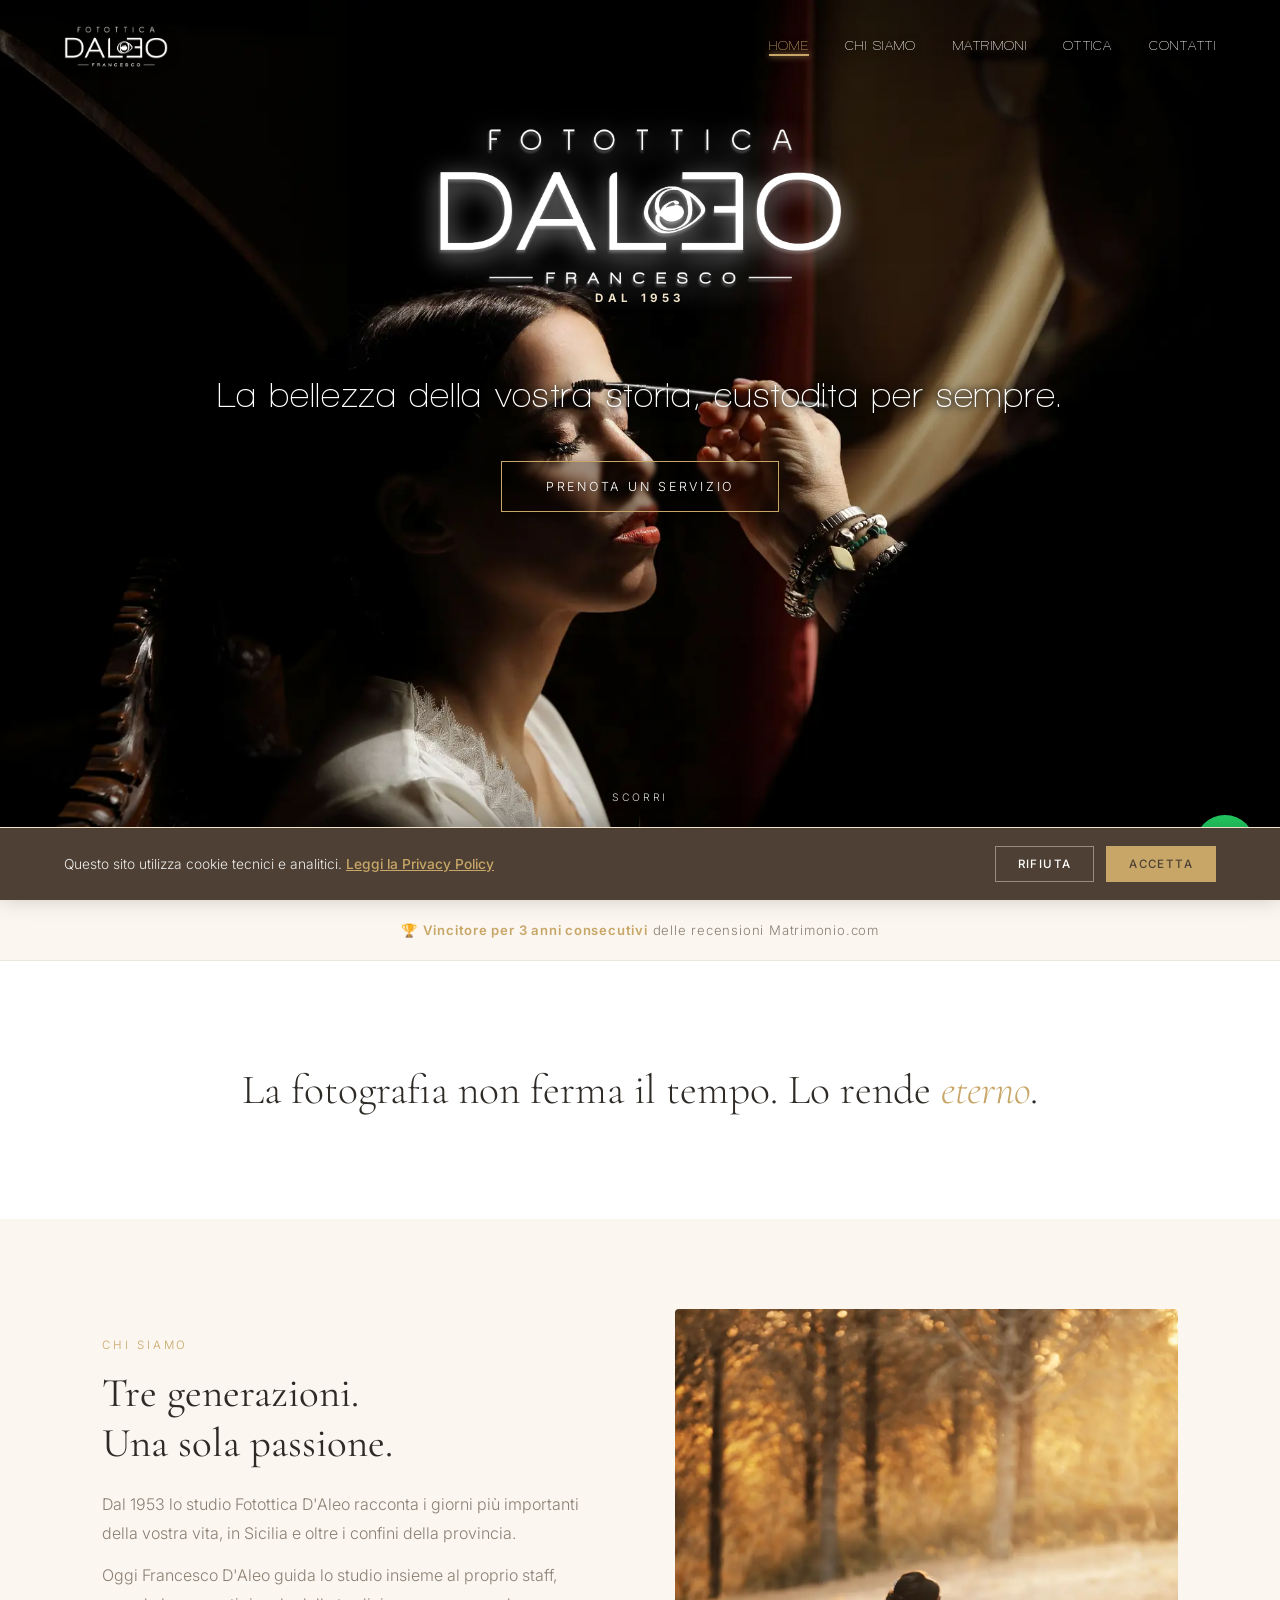
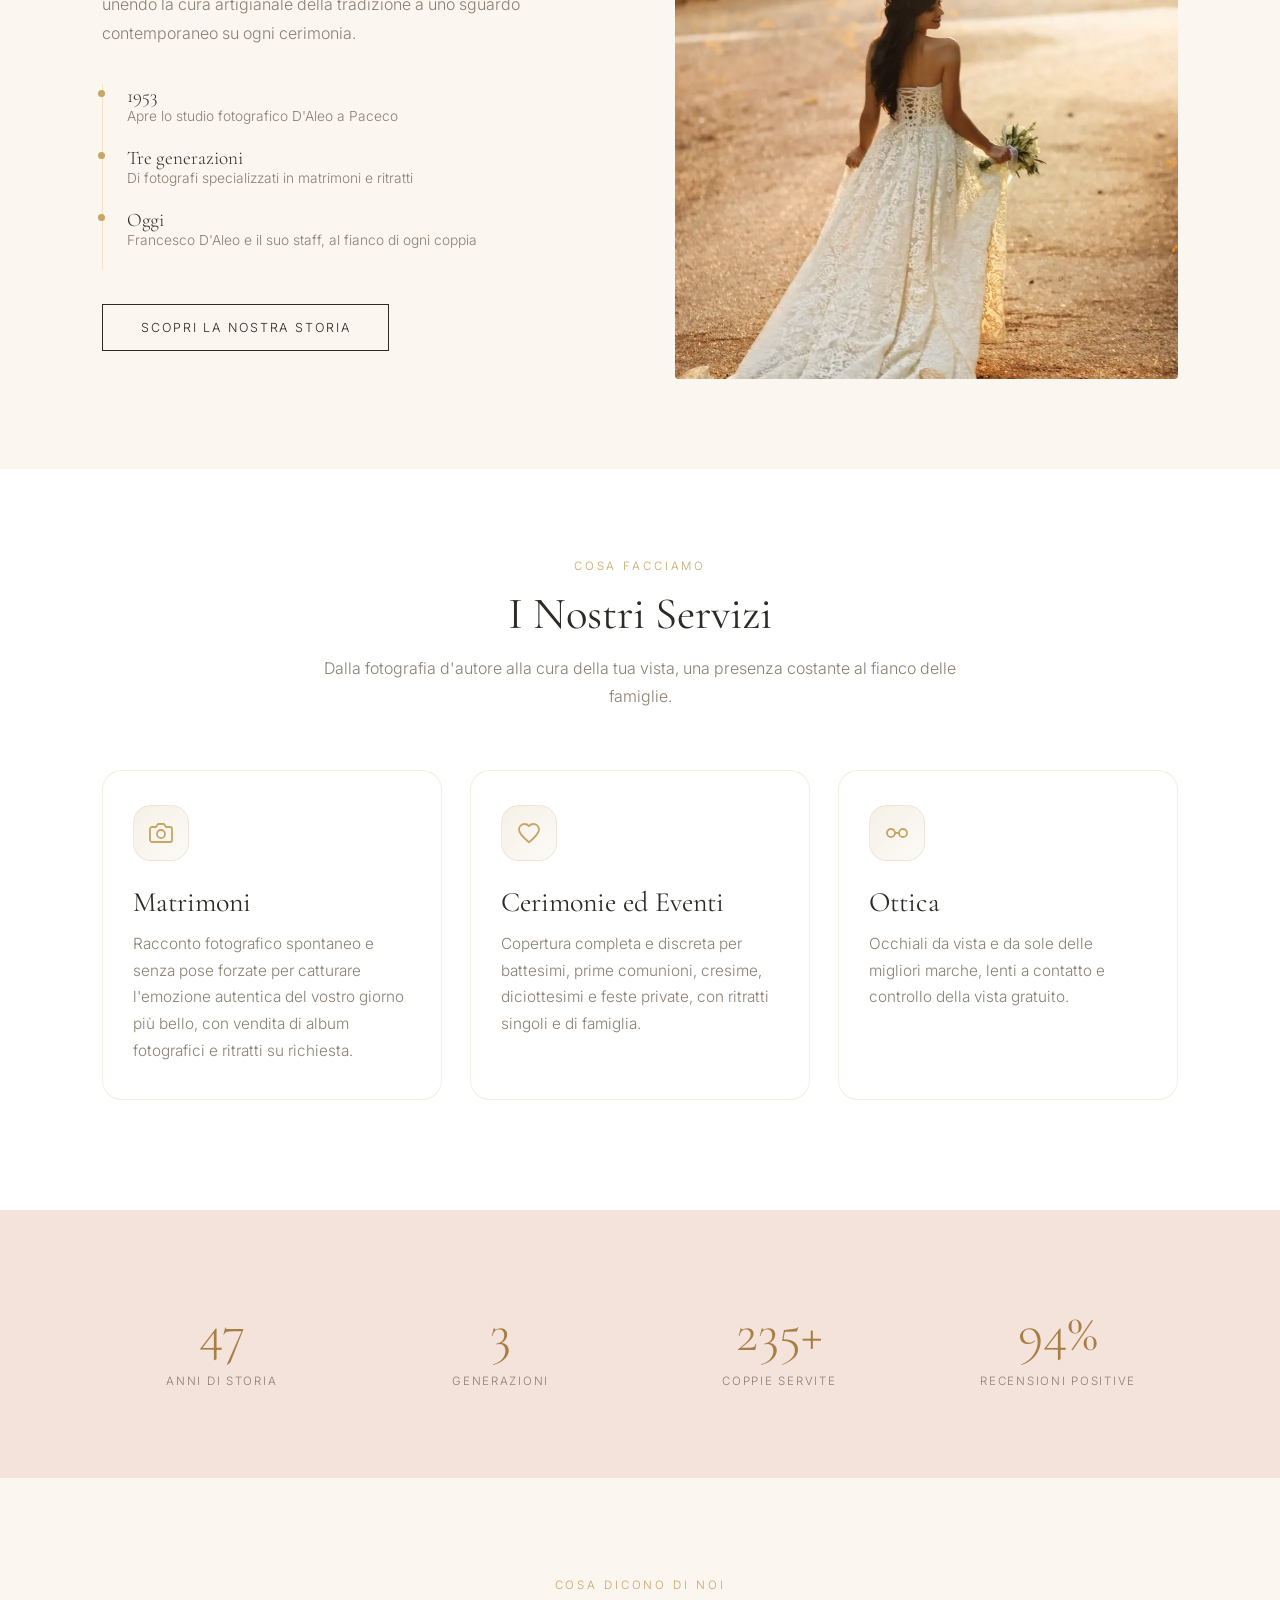
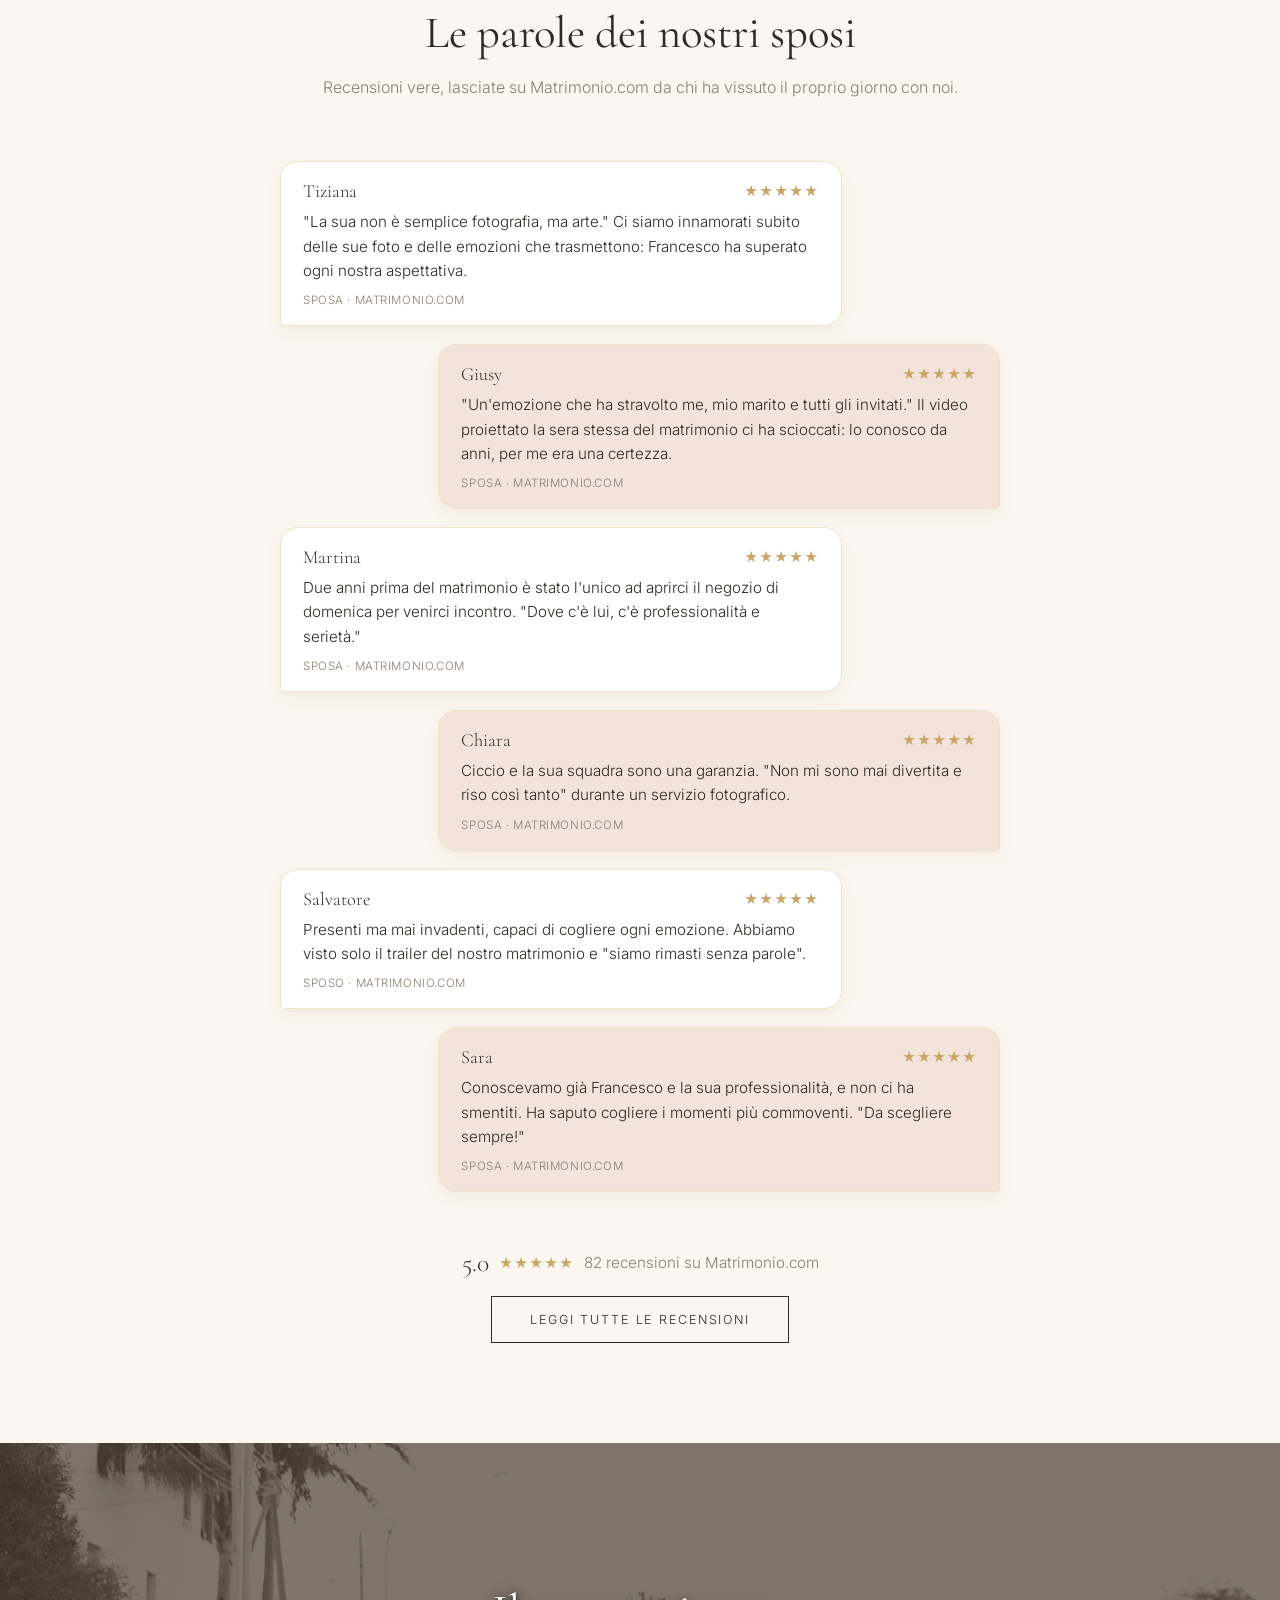
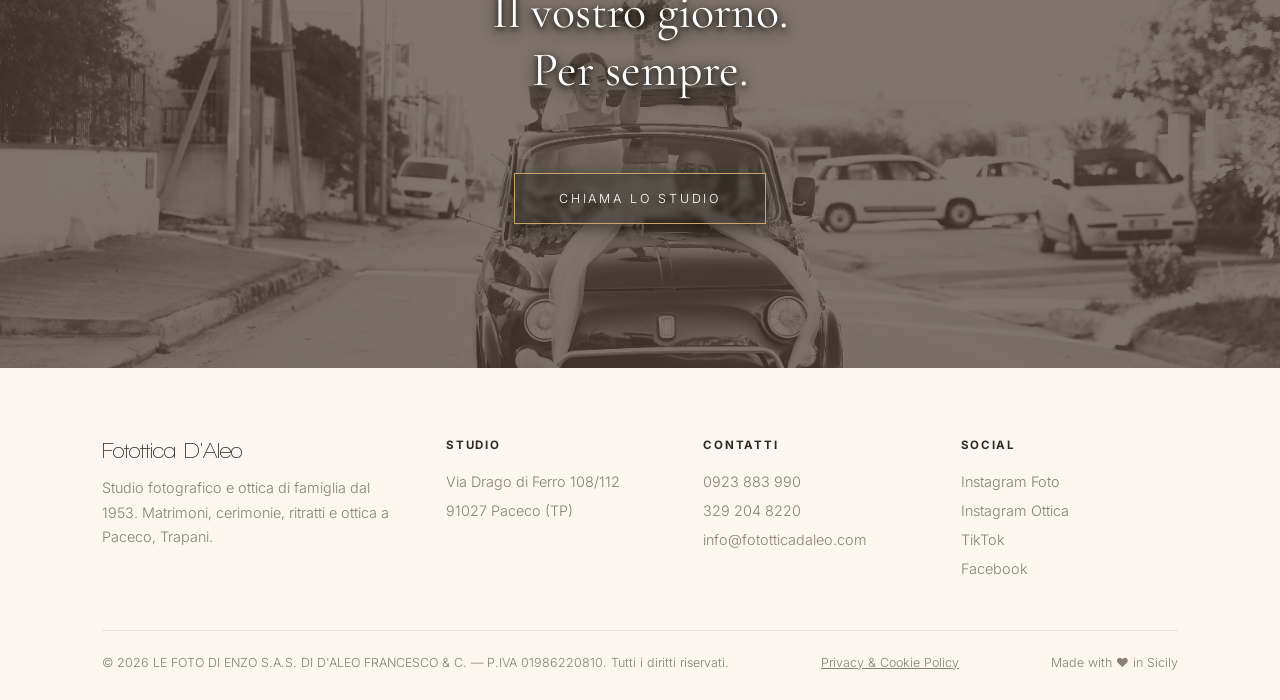
<file: index.html>
<!DOCTYPE html>
<html lang="it">
<head>
<meta charset="UTF-8">
<meta name="viewport" content="width=device-width, initial-scale=1.0">
<script>
  window.dataLayer = window.dataLayer || [];
  function gtag(){dataLayer.push(arguments);}
  var consensoGiaDato = localStorage.getItem('cookieChoice') === 'accepted';
  gtag('consent', 'default', {
    'ad_storage': 'denied',
    'ad_user_data': 'denied',
    'ad_personalization': 'denied',
    'analytics_storage': consensoGiaDato ? 'granted' : 'denied'
  });
</script>
<script async src="https://www.googletagmanager.com/gtag/js?id=G-DK2MC1ZC4C"></script>
<script>
  gtag('js', new Date());
  gtag('config', 'G-DK2MC1ZC4C');
</script>
<title>Foto Ottica D'Aleo — Fotografo di matrimonio e Ottica</title>
<meta name="description" content="Fotottica D'Aleo: studio fotografico e ottica a Paceco, Trapani, dal 1953. Matrimoni, cerimonie, ritratti, occhiali da vista e da sole, lenti a contatto.">
<meta name="keywords" content="fotografo matrimonio trapani, fotografo matrimonio paceco, fotottica d'aleo, ottica paceco, occhiali da vista trapani, fotografo battesimo trapani, studio fotografico paceco">
<link rel="canonical" href="https://www.fototticadaleo.com/">
<meta name="robots" content="index, follow">
<meta property="og:type" content="website">
<meta property="og:site_name" content="Fotottica D'Aleo">
<meta property="og:locale" content="it_IT">
<meta property="og:title" content="Foto Ottica D'Aleo — Fotografo di matrimonio e Ottica">
<meta property="og:description" content="Fotottica D'Aleo: studio fotografico e ottica a Paceco, Trapani, dal 1953. Matrimoni, cerimonie, ritratti, occhiali da vista e da sole, lenti a contatto.">
<meta property="og:url" content="https://www.fototticadaleo.com/">
<meta property="og:image" content="https://www.fototticadaleo.com/images/abito-sposa-tramonto-rosso.webp">
<meta property="og:image:width" content="1200">
<meta property="og:image:height" content="800">
<meta name="twitter:card" content="summary_large_image">
<meta name="twitter:title" content="Foto Ottica D'Aleo — Fotografo di matrimonio e Ottica">
<meta name="twitter:description" content="Fotottica D'Aleo: studio fotografico e ottica a Paceco, Trapani, dal 1953. Matrimoni, cerimonie, ritratti, occhiali da vista e da sole, lenti a contatto.">
<meta name="twitter:image" content="https://www.fototticadaleo.com/images/abito-sposa-tramonto-rosso.webp">
<link rel="preconnect" href="https://fonts.googleapis.com">
<link rel="preconnect" href="https://fonts.gstatic.com" crossorigin>
<link rel="icon" type="image/x-icon" href="images/favicon_io/favicon.ico">
<link rel="icon" type="image/png" sizes="32x32" href="images/favicon_io/favicon-32x32.png">
<link rel="icon" type="image/png" sizes="16x16" href="images/favicon_io/favicon-16x16.png">
<link rel="apple-touch-icon" sizes="180x180" href="images/favicon_io/apple-touch-icon.png">
<link rel="manifest" href="images/favicon_io/site.webmanifest">
<link href="https://fonts.googleapis.com/css2?family=Cormorant+Garamond:ital,wght@0,300;0,400;0,500;0,600;1,400&family=Inter:wght@300;400;500;600&display=swap" rel="stylesheet">
<link rel="stylesheet" href="assets/style.css">
<script type="application/ld+json">
{
  "@context": "https://schema.org",
  "@type": "LocalBusiness",
  "name": "Fotottica D'Aleo",
  "url": "https://www.fototticadaleo.com",
  "telephone": "+39 0923 883990",
  "priceRange": "€€",
  "vatID": "IT01986220810",
  "foundingDate": "1953",
  "address": {
    "@type": "PostalAddress",
    "streetAddress": "Via Drago di Ferro 108/112",
    "addressLocality": "Paceco",
    "addressRegion": "TP",
    "postalCode": "91027",
    "addressCountry": "IT"
  },
  "geo": { "@type": "GeoCoordinates", "latitude": 37.9849, "longitude": 12.5560 },
  "sameAs": [
    "https://www.instagram.com/fototticadaleo_photo/",
    "https://www.instagram.com/fototticadaleo_ottica/",
    "https://www.tiktok.com/@otticadaleo",
    "https://www.facebook.com/fototticadaleo/"
  ],
  "areaServed": ["Paceco","Trapani","Erice","Marsala","Valderice","San Vito Lo Capo","Castellammare del Golfo","Alcamo"]
}
</script>
<style>
  .hero{position:relative; height:100vh; height:100dvh; min-height:640px; width:100%; display:flex; flex-direction:column; align-items:center; justify-content:flex-start; padding-top:14vh; overflow:hidden; background:var(--black);}
  .hero-slides{position:absolute; inset:0; background-image:url('images/preparazione-sposa-trucco.webp'); background-size:cover; background-position:center;}

  .grain{position:absolute; inset:0; z-index:1; pointer-events:none; opacity:.06; mix-blend-mode:overlay;
    background-image:url("data:image/svg+xml,%3Csvg xmlns='http://www.w3.org/2000/svg' width='120' height='120'%3E%3Cfilter id='n'%3E%3CfeTurbulence type='fractalNoise' baseFrequency='0.9' numOctaves='2' stitchTiles='stitch'/%3E%3C/filter%3E%3Crect width='100%25' height='100%25' filter='url(%23n)'/%3E%3C/svg%3E");}
  .vignette{position:absolute; inset:0; z-index:1; pointer-events:none; box-shadow:inset 0 0 220px rgba(0,0,0,.6);}
  
  .hero-content{position:relative; z-index:2; text-align:center; color:#fff; padding:0 24px; will-change:transform; text-shadow: 0 4px 18px rgba(0,0,0,0.85), 0 2px 6px rgba(0,0,0,0.9);}
  .hero-eyebrow{font-size:.72rem; letter-spacing:.4em; text-transform:uppercase; color:var(--gold-dim); margin-bottom:26px; opacity:0; animation:fadeUp 1.2s ease forwards .3s; text-shadow: 0 2px 10px rgba(0,0,0,0.9), 0 0 4px rgba(0,0,0,0.8);}
  
  .hero-logo{display:flex; justify-content:center; opacity:0; animation:fadeUp 1.2s cubic-bezier(.22,1,.36,1) forwards .5s; filter: drop-shadow(0 6px 12px rgba(0,0,0,0.7)) brightness(0) invert(1);}
  .hero-logo img{width:clamp(220px,32vw,420px); height:auto; display:block;}
  .hero-sub{margin-top:24px; font-weight:300; font-size:1.08rem; color:rgba(255,255,255,.95); letter-spacing:.03em; opacity:0; animation:fadeUp 1.4s ease forwards 1.05s; text-shadow: 0 2px 12px rgba(0,0,0,0.95), 0 0 6px rgba(0,0,0,0.9);}
  .hero-cta{display:inline-block; margin-top:46px; padding:17px 44px; border:1px solid var(--gold); color:#fff; font-size:.78rem; letter-spacing:.22em; text-transform:uppercase; position:relative; overflow:hidden; opacity:0; animation:fadeUp 1.4s ease forwards 1.3s; transition:color .4s ease, transform .25s ease; background: rgba(0,0,0,0.3); -webkit-backdrop-filter: blur(2px); backdrop-filter: blur(2px); box-shadow: 0 4px 15px rgba(0,0,0,0.5);}
  .hero-cta span{position:relative; z-index:2;}
  .hero-cta::before{content:''; position:absolute; inset:0; background:var(--gold); transform:translateX(-101%); transition:transform .45s ease;}
  .hero-cta:hover{color:var(--black);}
  .hero-cta:hover::before{transform:translateX(0);}
  @keyframes fadeUp{from{opacity:0; transform:translateY(22px);} to{opacity:1; transform:translateY(0);}}
  .scroll-indicator{position:absolute; bottom:40px; left:50%; transform:translateX(-50%); z-index:2; color:rgba(255,255,255,.85); display:flex; flex-direction:column; align-items:center; gap:10px; font-size:.65rem; letter-spacing:.25em; text-transform:uppercase; text-shadow: 0 2px 8px rgba(0,0,0,0.9);}
  .scroll-line{width:1px; height:46px; background:linear-gradient(rgba(255,255,255,0),var(--gold)); position:relative; overflow:hidden;}
  .scroll-line::after{content:''; position:absolute; top:-100%; left:0; width:100%; height:100%; background:linear-gradient(#fff,var(--gold)); animation:scrollmove 2.2s ease-in-out infinite;}
  @keyframes scrollmove{0%{top:-100%;}100%{top:100%;}}

  /* Fascia premio: vincitore recensioni Matrimonio.com */
  .award-strip{background:var(--bg-soft); text-align:center; padding:22px 8vw; border-bottom:1px solid rgba(0,0,0,.06);}
  .award-strip p{font-size:.82rem; letter-spacing:.06em; color:var(--ink-soft);}
  .award-strip strong{color:var(--gold); font-weight:600;}
</style>
<script type="application/ld+json">
{
  "@context": "https://schema.org",
  "@type": ["PhotographyBusiness", "Optician"],
  "name": "Fotottica D'Aleo",
  "legalName": "LE FOTO DI ENZO S.A.S. DI D'ALEO FRANCESCO & C.",
  "image": "https://www.fototticadaleo.com/images/fotomia.webp",
  "url": "https://www.fototticadaleo.com/",
  "telephone": "+39 0923 883990",
  "email": "info@fototticadaleo.com",
  "priceRange": "€€",
  "address": {
    "@type": "PostalAddress",
    "streetAddress": "Via Drago di Ferro 108/112",
    "addressLocality": "Paceco",
    "addressRegion": "TP",
    "postalCode": "91027",
    "addressCountry": "IT"
  },
  "openingHoursSpecification": [
    {
      "@type": "OpeningHoursSpecification",
      "dayOfWeek": ["Monday", "Tuesday", "Wednesday", "Thursday", "Friday", "Saturday"],
      "opens": "09:00",
      "closes": "13:00"
    },
    {
      "@type": "OpeningHoursSpecification",
      "dayOfWeek": ["Monday", "Tuesday", "Wednesday", "Thursday", "Friday", "Saturday"],
      "opens": "16:30",
      "closes": "20:00"
    }
  ],
  "sameAs": []
}
</script>
</head>
<body>

<nav id="nav">
  <a href="index.html" class="logo"><img src="images/logo.png" alt="Fotottica D'Aleo" class="logo-img"></a>
  <div class="nav-links" id="navLinks">
    <a href="index.html" class="active">Home</a>
    <a href="chi-siamo.html">Chi Siamo</a>
    <a href="matrimoni.html">Matrimoni</a>
    <a href="ottica.html">Ottica</a>
    <a href="contatti.html">Contatti</a>
  </div>
  <div class="nav-toggle" id="navToggle"><span></span><span></span><span></span></div>
</nav>

<section class="hero" id="heroSection">
  <div class="hero-slides"></div>
  <div class="grain"></div>
  <div class="vignette"></div>
  <div class="hero-content" id="heroContent">
    <div class="hero-logo"><img src="images/logo.png" alt="Fotottica D'Aleo"></div>
    <div class="hero-eyebrow"><b>Dal 1953</b></div>
    <br>
    <p class="hero-sub">La bellezza della vostra storia, custodita per sempre.</p>
    <a href="contatti.html" class="hero-cta magnetic"><span>Prenota un servizio</span></a>
  </div>
  <div class="scroll-indicator"><span>Scorri</span><div class="scroll-line"></div></div>
</section>

<div class="award-strip">
  <p>🏆 <strong>Vincitore per 3 anni consecutivi</strong> delle recensioni Matrimonio.com</p>
</div>

<section class="statement">
  <p>
    <span class="reveal-line"><span class="reveal-inner">La fotografia non ferma il tempo.</span></span>
    <span class="reveal-line"><span class="reveal-inner">Lo rende <em>eterno</em>.</span></span>
  </p>
</section>

<section class="legacy" id="legacy">
  <div class="legacy-inner">
    <div class="reveal">
      <div class="legacy-eyebrow">Chi siamo</div>
      <h2>Tre generazioni. <br>Una sola passione.</h2>
      <p>Dal 1953 lo studio Fotottica D'Aleo racconta i giorni più importanti della vostra vita, in Sicilia e oltre i confini della provincia.</p>
      <p>Oggi Francesco D'Aleo guida lo studio insieme al proprio staff, unendo la cura artigianale della tradizione a uno sguardo contemporaneo su ogni cerimonia.</p>
      <div class="gen-line">
        <div class="gen-item"><div class="gen-year">1953</div><div class="gen-desc">Apre lo studio fotografico D'Aleo a Paceco</div></div>
        <div class="gen-item"><div class="gen-year">Tre generazioni</div><div class="gen-desc">Di fotografi specializzati in matrimoni e ritratti</div></div>
        <div class="gen-item"><div class="gen-year">Oggi</div><div class="gen-desc">Francesco D'Aleo e il suo staff, al fianco di ogni coppia</div></div>
      </div>
      <a href="chi-siamo.html" class="btn btn-dark magnetic" style="margin-top:34px;"><span>Scopri la nostra storia</span></a>
    </div>
    <div class="legacy-photo reveal tall">
      <img src="images/sposa-in-abito-da-cerimonia-di-schiena-con-bouquet-tramonto.webp" alt="Sposa in abito da cerimonia di schiena con bouquet al tramonto, servizio fotografico Fotottica D'Aleo" style="width:100%; height:100%; object-fit:cover;">
      <div class="frame"></div>
    </div>
  </div>
</section>

<section class="services-clean" id="servizi">
  <div class="section-head reveal">
    <div class="section-eyebrow">Cosa Facciamo</div>
    <h2>I Nostri Servizi</h2>
    <p>Dalla fotografia d'autore alla cura della tua vista, una presenza costante al fianco delle famiglie.</p>
  </div>

  <div class="services-clean-grid three-col reveal">
    <div class="service-clean-card">
      <div class="service-clean-icon">
        <svg viewBox="0 0 24 24" fill="none" stroke-width="1.8" stroke-linecap="round" stroke-linejoin="round"><path d="M23 19a2 2 0 0 1-2 2H3a2 2 0 0 1-2-2V8a2 2 0 0 1 2-2h4l2-3h6l2 3h4a2 2 0 0 1 2 2z"/><circle cx="12" cy="13" r="4"/></svg>
      </div>
      <h3>Matrimoni</h3>
      <p>Racconto fotografico spontaneo e senza pose forzate per catturare l'emozione autentica del vostro giorno più bello, con vendita di album fotografici e ritratti su richiesta.</p>
    </div>

    <div class="service-clean-card">
      <div class="service-clean-icon">
        <svg viewBox="0 0 24 24" fill="none" stroke-width="1.8" stroke-linecap="round" stroke-linejoin="round"><path d="M12 21.35l-1.45-1.32C5.4 15.36 2 12.28 2 8.5 2 5.42 4.42 3 7.5 3c1.74 0 3.41.81 4.5 2.09C13.09 3.81 14.76 3 16.5 3 19.58 3 22 5.42 22 8.5c0 3.78-3.4 6.86-8.55 11.54L12 21.35z"/></svg>
      </div>
      <h3>Cerimonie ed Eventi</h3>
      <p>Copertura completa e discreta per battesimi, prime comunioni, cresime, diciottesimi e feste private, con ritratti singoli e di famiglia.</p>
    </div>

    <div class="service-clean-card">
      <div class="service-clean-icon">
        <svg viewBox="0 0 24 24" fill="none" stroke-width="1.8" stroke-linecap="round" stroke-linejoin="round"><circle cx="6" cy="12" r="4"/><circle cx="18" cy="12" r="4"/><line x1="10" y1="12" x2="14" y2="12"/></svg>
      </div>
      <h3>Ottica</h3>
      <p>Occhiali da vista e da sole delle migliori marche, lenti a contatto e controllo della vista gratuito.</p>
    </div>
  </div>
</section>

<section class="stats" id="stats">
  <div class="reveal"><div class="stat-num" data-count="70">0</div><div class="stat-label">Anni di storia</div></div>
  <div class="reveal"><div class="stat-num" data-count="3">0</div><div class="stat-label">Generazioni</div></div>
  <div class="reveal"><div class="stat-num" data-count="270" data-suffix="+">0</div><div class="stat-label">Coppie servite</div></div>
  <div class="reveal"><div class="stat-num" data-count="98" data-suffix="%">0</div><div class="stat-label">Recensioni positive</div></div>
</section>

<section class="reviews-chat" id="recensioni">
  <div class="section-head reveal">
    <div class="section-eyebrow">Cosa dicono di noi</div>
    <h2>Le parole dei nostri sposi</h2>
    <p>Recensioni vere, lasciate su Matrimonio.com da chi ha vissuto il proprio giorno con noi.</p>
  </div>
  <div class="chat-thread">
    <div class="chat-bubble reveal">
      <div class="chat-bubble-head"><span class="chat-name">Tiziana</span><span class="chat-stars">★★★★★</span></div>
      <p>"La sua non è semplice fotografia, ma arte." Ci siamo innamorati subito delle sue foto e delle emozioni che trasmettono: Francesco ha superato ogni nostra aspettativa.</p>
      <span class="chat-date">Sposa · matrimonio.com</span>
    </div>
    <div class="chat-bubble mine reveal">
      <div class="chat-bubble-head"><span class="chat-name">Giusy</span><span class="chat-stars">★★★★★</span></div>
      <p>"Un'emozione che ha stravolto me, mio marito e tutti gli invitati." Il video proiettato la sera stessa del matrimonio ci ha scioccati: lo conosco da anni, per me era una certezza.</p>
      <span class="chat-date">Sposa · matrimonio.com</span>
    </div>
    <div class="chat-bubble reveal">
      <div class="chat-bubble-head"><span class="chat-name">Martina</span><span class="chat-stars">★★★★★</span></div>
      <p>Due anni prima del matrimonio è stato l'unico ad aprirci il negozio di domenica per venirci incontro. "Dove c'è lui, c'è professionalità e serietà."</p>
      <span class="chat-date">Sposa · matrimonio.com</span>
    </div>
    <div class="chat-bubble mine reveal">
      <div class="chat-bubble-head"><span class="chat-name">Chiara</span><span class="chat-stars">★★★★★</span></div>
      <p>Ciccio e la sua squadra sono una garanzia. "Non mi sono mai divertita e riso così tanto" durante un servizio fotografico.</p>
      <span class="chat-date">Sposa · matrimonio.com</span>
    </div>
    <div class="chat-bubble reveal">
      <div class="chat-bubble-head"><span class="chat-name">Salvatore</span><span class="chat-stars">★★★★★</span></div>
      <p>Presenti ma mai invadenti, capaci di cogliere ogni emozione. Abbiamo visto solo il trailer del nostro matrimonio e "siamo rimasti senza parole".</p>
      <span class="chat-date">Sposo · matrimonio.com</span>
    </div>
    <div class="chat-bubble mine reveal">
      <div class="chat-bubble-head"><span class="chat-name">Sara</span><span class="chat-stars">★★★★★</span></div>
      <p>Conoscevamo già Francesco e la sua professionalità, e non ci ha smentiti. Ha saputo cogliere i momenti più commoventi. "Da scegliere sempre!"</p>
      <span class="chat-date">Sposa · matrimonio.com</span>
    </div>
  </div>
  <div class="reviews-cta reveal">
    <div class="reviews-score"><span class="reviews-score-num">5.0</span><span class="chat-stars">★★★★★</span><span>82 recensioni su Matrimonio.com</span></div>
    <a href="https://www.matrimonio.com/fotografo-matrimonio/fotottica-daleo--e185344/opinioni" target="_blank" rel="noopener" class="btn btn-dark">Leggi tutte le recensioni</a>
  </div>
</section>

<section class="cta-section">
  <div class="bg" style="background-image:url('images/sposi-fiat-600-matrimonio.webp');"></div>
  <div class="overlay"></div>
  <div class="cta-section-inner">
    <h2 class="reveal">Il vostro giorno. Per sempre.</h2>
    <a href="contatti.html" class="hero-cta magnetic reveal"><span>Chiama lo studio</span></a>
  </div>
</section>

<footer>
  <div class="footer-grid">
    <div>
      <div class="footer-logo">Fotottica D'Aleo</div>
      <p>Studio fotografico e ottica di famiglia dal 1953. Matrimoni, cerimonie, ritratti e ottica a Paceco, Trapani.</p>
    </div>
    <div class="footer-col">
      <h4>Studio</h4>
      <span>Via Drago di Ferro 108/112</span>
      <span>91027 Paceco (TP)</span>
    </div>
    <div class="footer-col">
      <h4>Contatti</h4>
      <a href="tel:+390923883990">0923 883 990</a>
      <a href="tel:+393292048220">329 204 8220</a>
      <a href="mailto:info@fototticadaleo.com">info@fototticadaleo.com</a>
    </div>
    <div class="footer-col">
      <h4>Social</h4>
      <a href="https://www.instagram.com/fototticadaleo_photo/" target="_blank" rel="noopener">Instagram Foto</a>
      <a href="https://www.instagram.com/fototticadaleo_ottica/" target="_blank" rel="noopener">Instagram Ottica</a>
      <a href="https://www.tiktok.com/@otticadaleo" target="_blank" rel="noopener">TikTok</a>
      <a href="https://www.facebook.com/fototticadaleo/" target="_blank" rel="noopener">Facebook</a>
    </div>
  </div>
  <div class="footer-bottom">
    <span>© 2026 LE FOTO DI ENZO S.A.S. DI D'ALEO FRANCESCO & C. — P.IVA 01986220810. Tutti i diritti riservati.</span>
    <span><a href="privacy.html" style="color:inherit; text-decoration:underline;">Privacy &amp; Cookie Policy</a></span>
    <span>Made with ❤️ in Sicily</span>
  </div>
</footer>

<div id="cookie-banner" class="cookie-banner">
  <p>Questo sito utilizza cookie tecnici e analitici. <a href="privacy.html">Leggi la Privacy Policy</a></p>
  <div class="cookie-buttons">
    <button id="reject-cookies" class="btn-reject">Rifiuta</button>
    <button id="accept-cookies" class="btn-accept">Accetta</button>
  </div>
</div>

<a href="https://wa.me/+390923883990?text=Salve,%20ho%20visto%20il%20vostro%20sito,%20vorrei%20avere%20maggiori%20informazioni%20riguardo..." 
   class="whatsapp-float" 
   target="_blank" 
   rel="noopener" 
   aria-label="Contattaci su WhatsApp">
  <svg viewBox="0 0 24 24" width="28" height="28" fill="currentColor">
    <path d="M.057 24l1.687-6.163c-1.041-1.804-1.588-3.849-1.587-5.946.003-6.556 5.338-11.891 11.893-11.891 3.181.001 6.167 1.24 8.413 3.488 2.245 2.248 3.481 5.236 3.48 8.414-.003 6.557-5.338 11.892-11.893 11.892-1.99-.001-3.951-.5-5.688-1.448l-6.305 1.654zm6.597-3.807c1.676.995 3.276 1.591 5.392 1.592 5.448 0 9.886-4.434 9.889-9.885.002-5.462-4.415-9.89-9.881-9.892-5.452 0-9.887 4.434-9.889 9.884-.001 2.225.651 3.891 1.746 5.634l-.999 3.648 3.742-.981zm11.387-5.464c-.074-.124-.272-.198-.57-.347-.297-.149-1.758-.868-2.031-.967-.272-.099-.47-.149-.669.149-.198.297-.768.967-.941 1.165-.173.198-.347.223-.644.074-.297-.149-1.255-.462-2.39-1.475-.883-.788-1.48-1.761-1.653-2.059-.173-.297-.018-.458.13-.606.134-.133.297-.347.446-.521.151-.172.2-.296.3-.495.099-.198.05-.372-.025-.521-.075-.148-.669-1.611-.916-2.206-.242-.579-.487-.501-.669-.51l-.57-.01c-.198 0-.52.074-.792.372s-1.04 1.016-1.04 2.479 1.065 2.876 1.213 3.074c.149.198 2.095 3.2 5.076 4.487.709.306 1.263.489 1.694.626.712.226 1.36.194 1.872.118.571-.085 1.758-.719 2.006-1.413.248-.695.248-1.29.173-1.414z"/>
  </svg>
</a>

<script src="assets/main.js"></script>
</body>
</html>
</file>
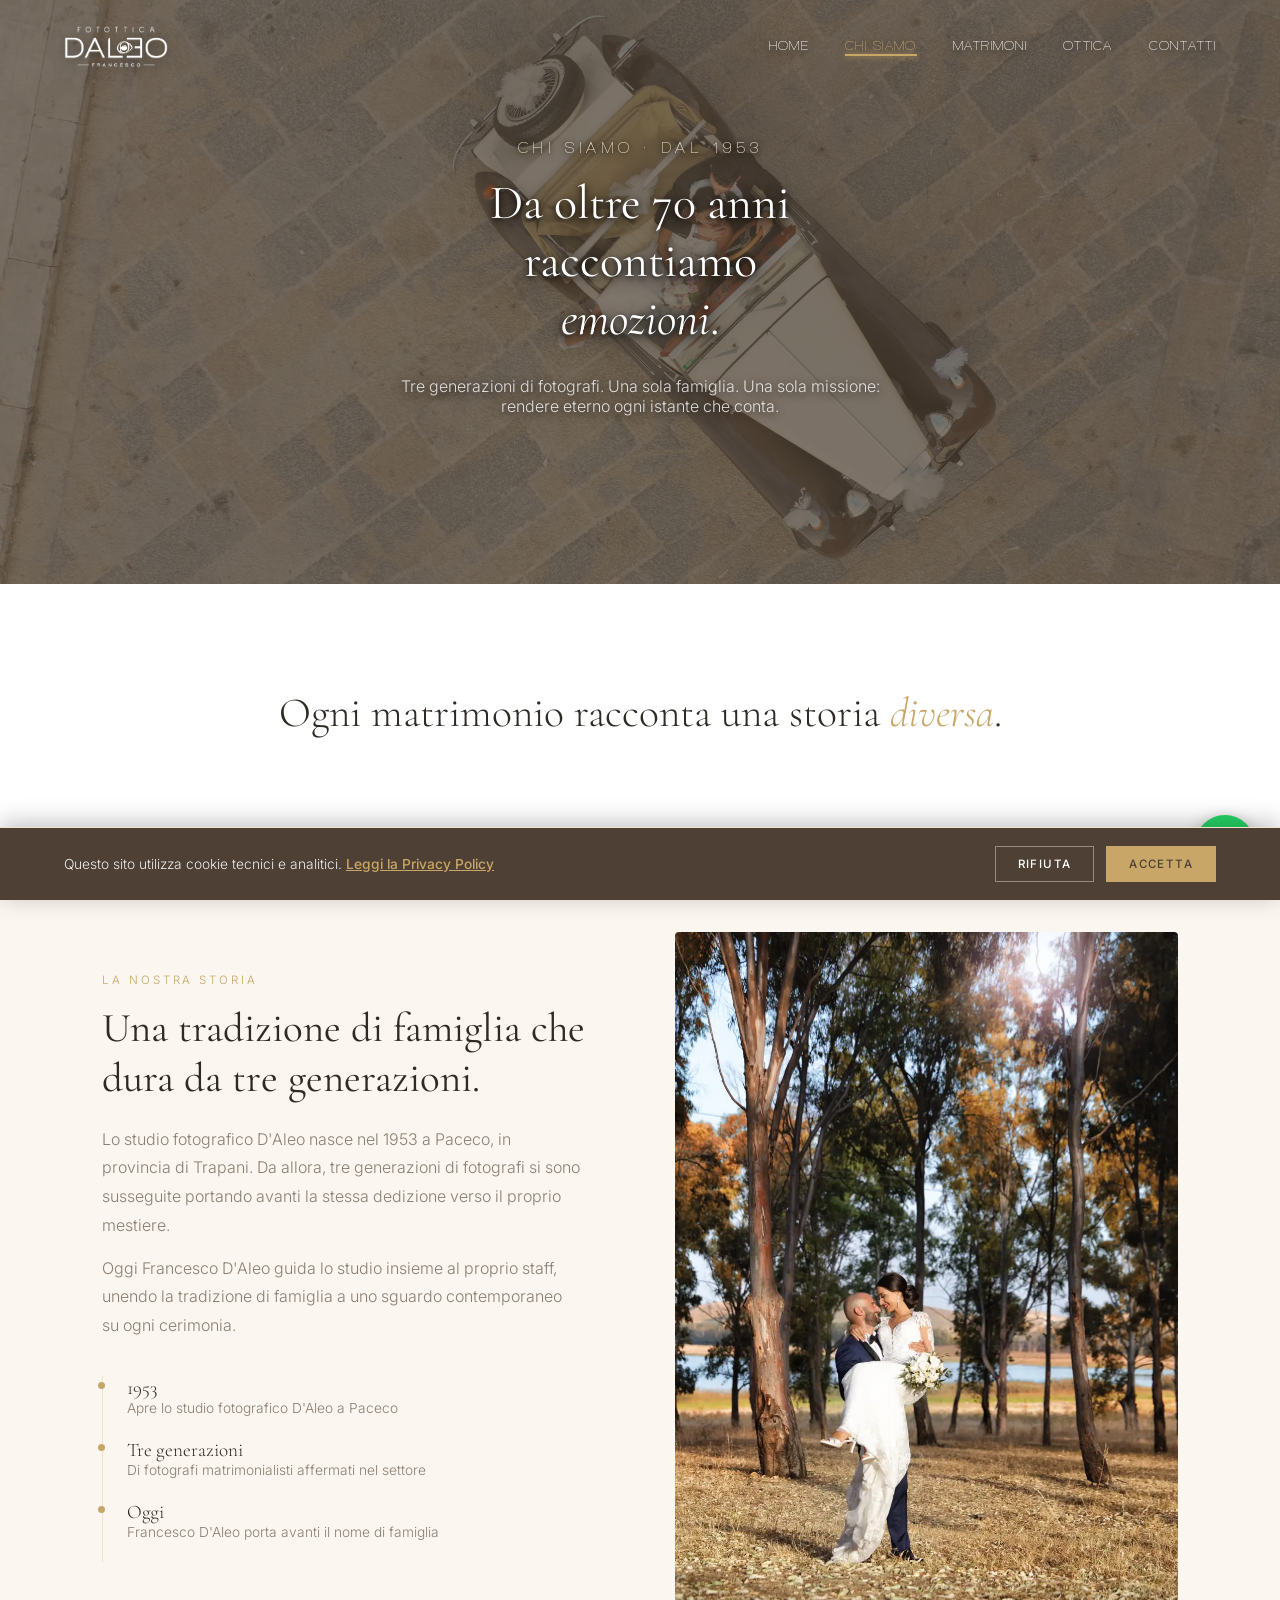
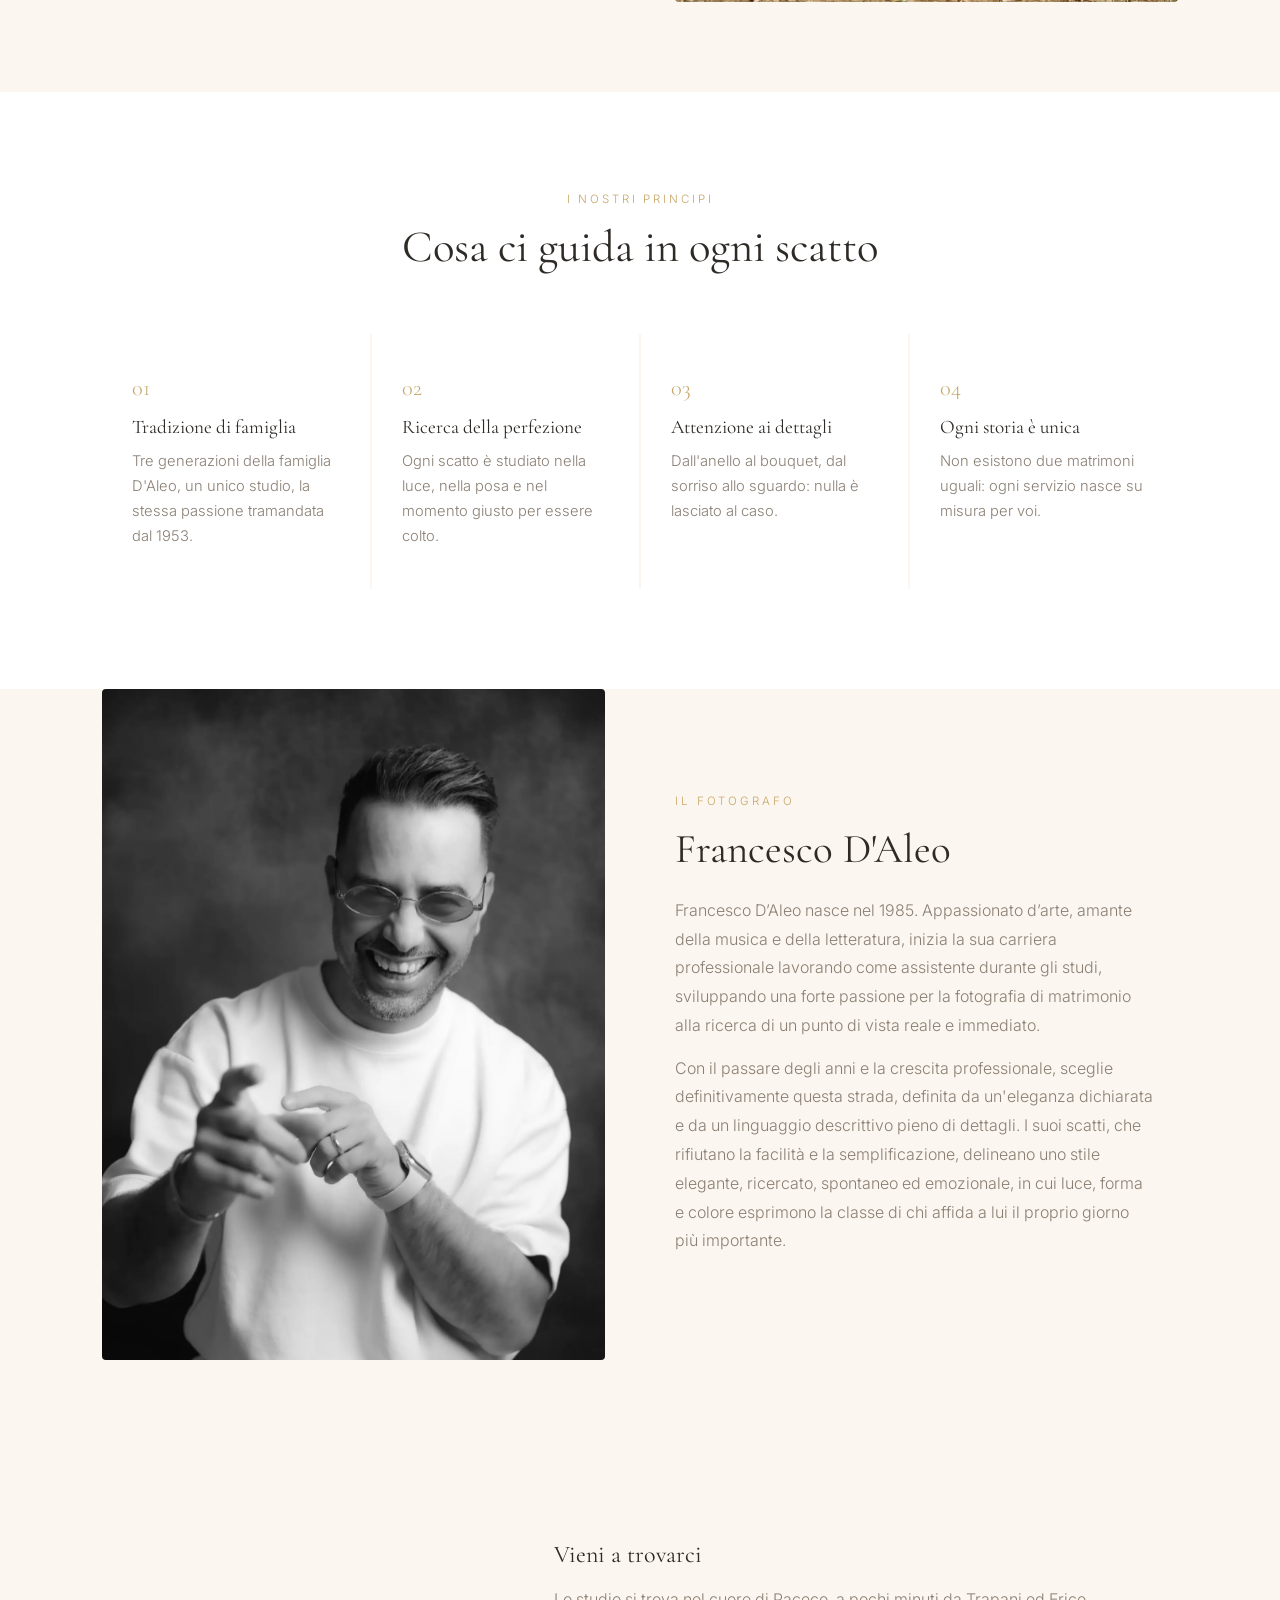
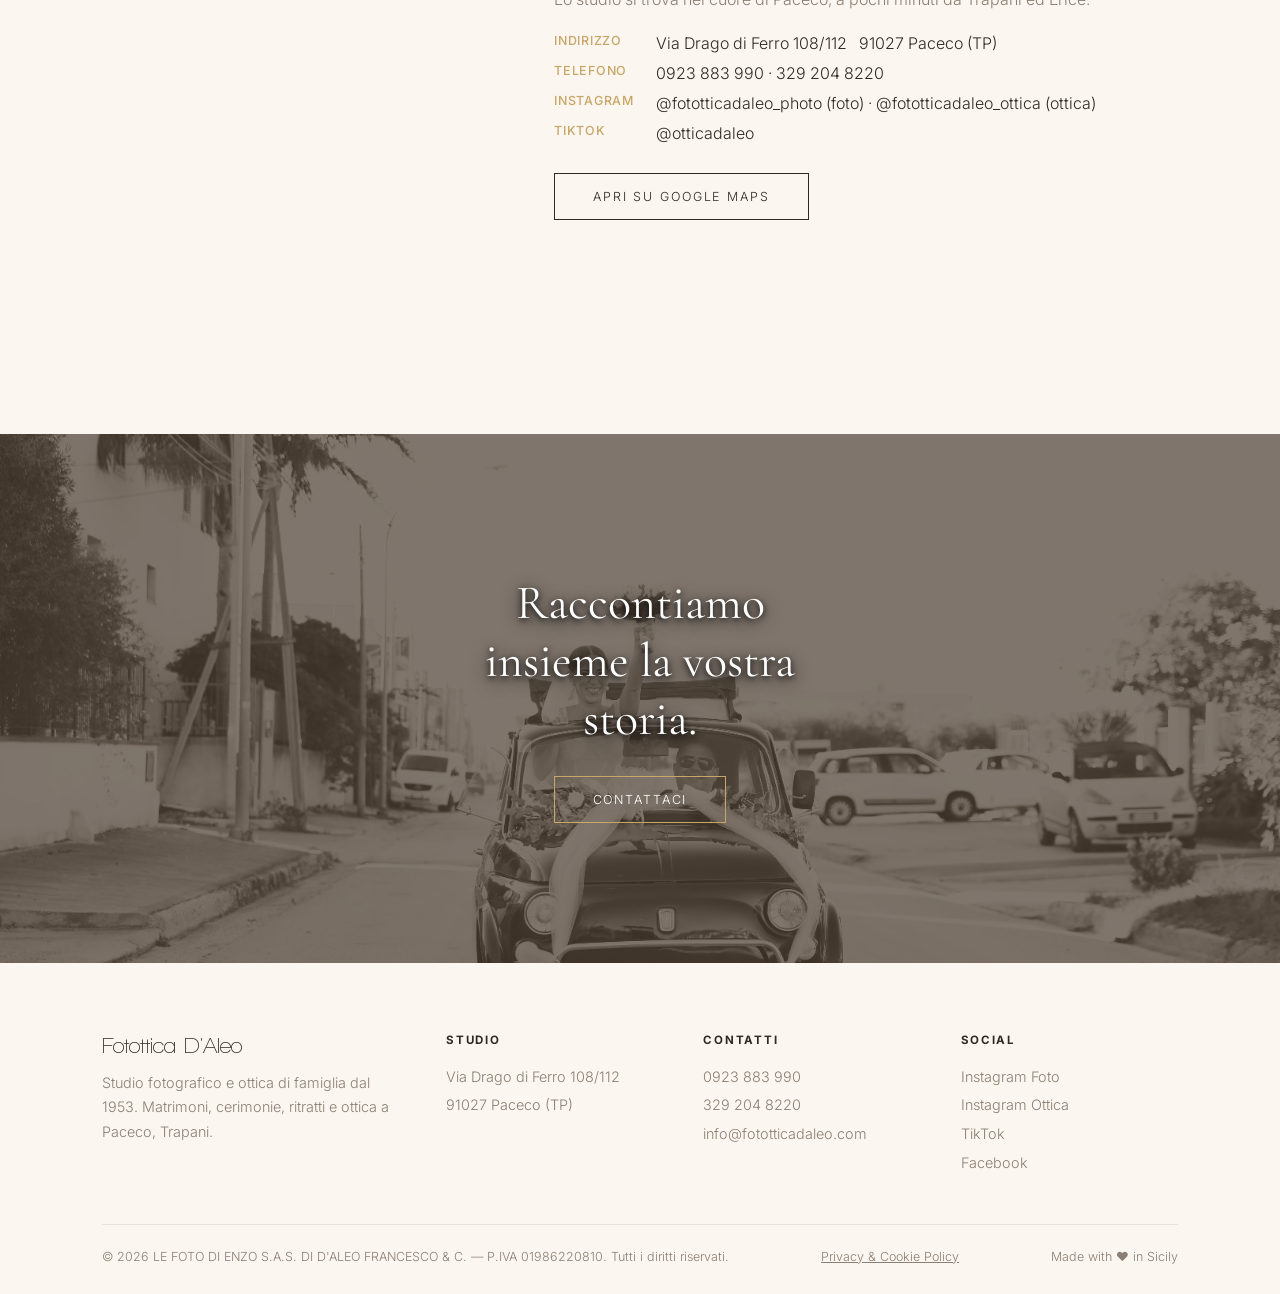
<file: chi-siamo.html>
<!DOCTYPE html>
<html lang="it">
<head>
<meta charset="UTF-8">
<meta name="viewport" content="width=device-width, initial-scale=1.0">
<script>
  window.dataLayer = window.dataLayer || [];
  function gtag(){dataLayer.push(arguments);}
  var consensoGiaDato = localStorage.getItem('cookieChoice') === 'accepted';
  gtag('consent', 'default', {
    'ad_storage': 'denied',
    'ad_user_data': 'denied',
    'ad_personalization': 'denied',
    'analytics_storage': consensoGiaDato ? 'granted' : 'denied'
  });
</script>
<!-- Google Analytics 4 -->
<script async src="https://www.googletagmanager.com/gtag/js?id=G-DK2MC1ZC4C"></script>
<script>
  gtag('js', new Date());
  gtag('config', 'G-DK2MC1ZC4C');
</script>
<title>Chi Siamo — Fotottica D'Aleo | Francesco D'Aleo, fotografo a Paceco (TP)</title>
<meta name="description" content="Fotottica D'Aleo: tre generazioni di fotografi a Paceco, Trapani, dal 1953. Scopri la nostra storia e Francesco D'Aleo, fotografo di matrimonio.">
<meta name="keywords" content="fotografo paceco, fotografo trapani, francesco d'aleo fotografo, studio fotografico storico trapani, fotottica d'aleo chi siamo">
<link rel="canonical" href="https://www.fototticadaleo.com/chi-siamo.html">
<meta name="robots" content="index, follow">
<meta property="og:type" content="website">
<meta property="og:site_name" content="Fotottica D'Aleo">
<meta property="og:locale" content="it_IT">
<meta property="og:title" content="Chi Siamo — Fotottica D'Aleo | Francesco D'Aleo, fotografo a Paceco (TP)">
<meta property="og:description" content="Fotottica D'Aleo: tre generazioni di fotografi a Paceco, Trapani, dal 1953. Scopri la nostra storia e Francesco D'Aleo, fotografo di matrimonio.">
<meta property="og:url" content="https://www.fototticadaleo.com/chi-siamo.html">
<meta property="og:image" content="https://www.fototticadaleo.com/images/fotomia.webp">
<meta property="og:image:width" content="1200">
<meta property="og:image:height" content="800">
<meta name="twitter:card" content="summary_large_image">
<meta name="twitter:title" content="Chi Siamo — Fotottica D'Aleo | Francesco D'Aleo, fotografo a Paceco (TP)">
<meta name="twitter:description" content="Fotottica D'Aleo: tre generazioni di fotografi a Paceco, Trapani, dal 1953. Scopri la nostra storia e Francesco D'Aleo, fotografo di matrimonio.">
<meta name="twitter:image" content="https://www.fototticadaleo.com/images/fotomia.webp">
<link rel="preconnect" href="https://fonts.googleapis.com">
<link rel="preconnect" href="https://fonts.gstatic.com" crossorigin>
<link rel="icon" type="image/x-icon" href="images/favicon_io/favicon.ico">
<link rel="icon" type="image/png" sizes="32x32" href="images/favicon_io/favicon-32x32.png">
<link rel="icon" type="image/png" sizes="16x16" href="images/favicon_io/favicon-16x16.png">
<link rel="apple-touch-icon" sizes="180x180" href="images/favicon_io/apple-touch-icon.png">
<link rel="manifest" href="images/favicon_io/site.webmanifest">
<link href="https://fonts.googleapis.com/css2?family=Cormorant+Garamond:ital,wght@0,300;0,400;0,500;0,600;1,400&family=Inter:wght@300;400;500;600&display=swap" rel="stylesheet">
<link rel="stylesheet" href="assets/style.css">
<script type="application/ld+json">
{
  "@context": "https://schema.org",
  "@type": "Person",
  "name": "Francesco D'Aleo",
  "jobTitle": "Fotografo di matrimonio",
  "birthDate": "1985",
  "worksFor": { "@type": "LocalBusiness", "name": "Fotottica D'Aleo", "vatID": "IT01986220810" }
}
</script>
</head>
<body>

<nav id="nav">
  <a href="index.html" class="logo"><img src="images/logo.png" alt="Fotottica D'Aleo" class="logo-img"></a>
  <div class="nav-links" id="navLinks">
    <a href="index.html">Home</a>
    <a href="chi-siamo.html" class="active">Chi Siamo</a>
    <a href="matrimoni.html">Matrimoni</a>
    <a href="ottica.html">Ottica</a>
    <a href="contatti.html">Contatti</a>
  </div>
  <div class="nav-toggle" id="navToggle"><span></span><span></span><span></span></div>
</nav>

<section class="cta-section">
  <div class="bg" style="background-image: url('images/servizio-fotografico-sposi-auto-depoca.webp');"></div>
  <div class="overlay"></div>
  <div class="cta-section-inner">
    <div class="page-eyebrow">Chi siamo · Dal 1953</div>
    <h2 class="reveal">Da oltre 70 anni raccontiamo <em>emozioni</em>.</h2>
    <p>Tre generazioni di fotografi. Una sola famiglia. Una sola missione: rendere eterno ogni istante che conta.</p>
  </div>
</section>

<section class="statement">
  <p>
    <span class="reveal-line"><span class="reveal-inner">Ogni matrimonio racconta</span></span>
    <span class="reveal-line"><span class="reveal-inner">una storia <em>diversa</em>.</span></span>
  </p>
</section>

<section class="legacy">
  <div class="legacy-inner">
    <div class="reveal">
      <div class="legacy-eyebrow">La nostra storia</div>
      <h2>Una tradizione di famiglia che dura da tre generazioni.</h2>
      <p>Lo studio fotografico D'Aleo nasce nel 1953 a Paceco, in provincia di Trapani. Da allora, tre generazioni di fotografi si sono susseguite portando avanti la stessa dedizione verso il proprio mestiere.</p>
      <p>Oggi Francesco D'Aleo guida lo studio insieme al proprio staff, unendo la tradizione di famiglia a uno sguardo contemporaneo su ogni cerimonia.</p>
      <div class="gen-line">
        <div class="gen-item"><div class="gen-year">1953</div><div class="gen-desc">Apre lo studio fotografico D'Aleo a Paceco</div></div>
        <div class="gen-item"><div class="gen-year">Tre generazioni</div><div class="gen-desc">Di fotografi matrimonialisti affermati nel settore</div></div>
        <div class="gen-item"><div class="gen-year">Oggi</div><div class="gen-desc">Francesco D'Aleo porta avanti il nome di famiglia</div></div>
      </div>
    </div>
    <div class="legacy-photo reveal tall">
      <img src="images/sposo-prende-in-braccio-la-sposa-paesaggio-natura-matrimonio.webp" alt="Abbraccio romantico con sposo che solleva la sposa in bianco e nero nello studio Fotottica D'Aleo" loading="lazy" decoding="async" width="750" height="1000">
      <div class="frame"></div>
    </div>
  </div>
</section>

<section class="values">
  <div class="section-head reveal">
    <div class="section-eyebrow">I nostri principi</div>
    <h2>Cosa ci guida in ogni scatto</h2>
  </div>
  <div class="values-grid">
    <div class="value-card reveal"><div class="value-num">01</div><h3>Tradizione di famiglia</h3><p>Tre generazioni della famiglia D'Aleo, un unico studio, la stessa passione tramandata dal 1953.</p></div>
    <div class="value-card reveal"><div class="value-num">02</div><h3>Ricerca della perfezione</h3><p>Ogni scatto è studiato nella luce, nella posa e nel momento giusto per essere colto.</p></div>
    <div class="value-card reveal"><div class="value-num">03</div><h3>Attenzione ai dettagli</h3><p>Dall'anello al bouquet, dal sorriso allo sguardo: nulla è lasciato al caso.</p></div>
    <div class="value-card reveal"><div class="value-num">04</div><h3>Ogni storia è unica</h3><p>Non esistono due matrimoni uguali: ogni servizio nasce su misura per voi.</p></div>
  </div>
</section>

<section class="legacy" style="padding-top:0;">
  <div class="legacy-inner reverse">
    <div class="legacy-photo reveal tall">
      <img src="images/fotomia.webp" alt="Francesco D'Aleo, fotografo di matrimonio e titolare di Fotottica D'Aleo a Paceco" loading="lazy" decoding="async" width="1366" height="2048" style="object-position: 60% 18%;">
      <div class="frame"></div>
    </div>
    <div class="reveal">
      <div class="legacy-eyebrow">Il fotografo</div>
      <h2>Francesco D'Aleo</h2>
      <p>Francesco D’Aleo nasce nel 1985. Appassionato d’arte, amante della musica e della letteratura, inizia la sua carriera professionale lavorando come assistente durante gli studi, sviluppando una forte passione per la fotografia di matrimonio alla ricerca di un punto di vista reale e immediato.</p>
      <p>Con il passare degli anni e la crescita professionale, sceglie definitivamente questa strada, definita da un'eleganza dichiarata e da un linguaggio descrittivo pieno di dettagli. I suoi scatti, che rifiutano la facilità e la semplificazione, delineano uno stile elegante, ricercato, spontaneo ed emozionale, in cui luce, forma e colore esprimono la classe di chi affida a lui il proprio giorno più importante.</p>
    </div>
  </div>
</section>

<section class="map-section">
  <div class="map-inner">
    <div class="reveal">
      <iframe class="map-frame" loading="lazy" title="Mappa della sede Fotottica D'Aleo a Paceco" src="https://www.google.com/maps?q=Via+Drago+di+Ferro+108,+91027+Paceco+TP&amp;output=embed"></iframe>
    </div>
    <div class="map-info reveal">
      <h3>Vieni a trovarci</h3>
      <p>Lo studio si trova nel cuore di Paceco, a pochi minuti da Trapani ed Erice.</p>
      <div class="row"><b>Indirizzo</b><span><a href="https://www.google.com/maps?cid=3227625112677387669&g_mp=CiVnb29nbGUubWFwcy5wbGFjZXMudjEuUGxhY2VzLkdldFBsYWNlEAMYASAFKgSoqNcy" target="_blank" rel="noopener noreferrer">
Via Drago di Ferro 108/112<br></span>
      <span>91027 Paceco (TP)</a></span></div>
      <div class="row"><b>Telefono</b><span><a href="tel:+390923883990">0923 883 990</a> · <a href="tel:+393292048220">329 204 8220</a></span></div>
      <div class="row"><b>Instagram</b><span><a href="https://www.instagram.com/fototticadaleo_photo/" target="_blank" rel="noopener">@fototticadaleo_photo</a> (foto) · <a href="https://www.instagram.com/fototticadaleo_ottica/" target="_blank" rel="noopener">@fototticadaleo_ottica</a> (ottica)</span></div>
      <div class="row"><b>TikTok</b><span><a href="https://www.tiktok.com/@otticadaleo" target="_blank" rel="noopener">@otticadaleo</a></span></div>
      <a href="https://www.google.com/maps?q=Via+Drago+di+Ferro+108,+91027+Paceco+TP" target="_blank" rel="noopener" class="btn btn-dark magnetic" style="margin-top:20px;"><span>Apri su Google Maps</span></a>
    </div>
  </div>
</section>

<section class="cta-section">
  <div class="bg" style="background-image: url('images/sposi-fiat-600-matrimonio.webp');"></div>
  <div class="overlay"></div>
  <div class="cta-section-inner">
    <h2 class="reveal">Raccontiamo insieme la vostra storia.</h2>
    <a href="contatti.html" class="btn magnetic reveal"><span>Contattaci</span></a>
  </div>
</section>

<footer>
  <div class="footer-grid">
    <div>
      <div class="footer-logo">Fotottica D'Aleo</div>
      <p>Studio fotografico e ottica di famiglia dal 1953. Matrimoni, cerimonie, ritratti e ottica a Paceco, Trapani.</p>
    </div>
    <div class="footer-col">
      <h4>Studio</h4>
      <span><a href="https://www.google.com/maps?cid=3227625112677387669&g_mp=CiVnb29nbGUubWFwcy5wbGFjZXMudjEuUGxhY2VzLkdldFBsYWNlEAMYASAFKgSoqNcy" target="_blank" rel="noopener noreferrer">
Via Drago di Ferro 108/112<br></span>
      <span>91027 Paceco (TP)</a></span>
    </div>
    <div class="footer-col">
      <h4>Contatti</h4>
      <a href="tel:+390923883990">0923 883 990</a>
      <a href="tel:+393292048220">329 204 8220</a>
	  <a href="mailto:info@fototticadaleo.com">info@fototticadaleo.com</a>
    </div>
    <div class="footer-col">
      <h4>Social</h4>
      <a href="https://www.instagram.com/fototticadaleo_photo/" target="_blank" rel="noopener">Instagram Foto</a>
      <a href="https://www.instagram.com/fototticadaleo_ottica/" target="_blank" rel="noopener">Instagram Ottica</a>
      <a href="https://www.tiktok.com/@otticadaleo" target="_blank" rel="noopener">TikTok</a>
      <a href="https://www.facebook.com/fototticadaleo/" target="_blank" rel="noopener">Facebook</a>
    </div>
  </div>
  <div class="footer-bottom">
    <span>© 2026 LE FOTO DI ENZO S.A.S. DI D'ALEO FRANCESCO & C. — P.IVA 01986220810. Tutti i diritti riservati.</span>
    <span><a href="privacy.html" style="color:inherit; text-decoration:underline;">Privacy &amp; Cookie Policy</a></span>
    <span>Made with ❤️ in Sicily</span>
  </div>
</footer>

<div id="cookie-banner" class="cookie-banner">
  <p>Questo sito utilizza cookie tecnici e analitici. <a href="privacy.html">Leggi la Privacy Policy</a></p>
  <div class="cookie-buttons">
    <button id="reject-cookies" class="btn-reject">Rifiuta</button>
    <button id="accept-cookies" class="btn-accept">Accetta</button>
  </div>
</div>

<a href="https://wa.me/+390923883990?text=Salve,%20ho%20visto%20il%20vostro%20sito,%20vorrei%20avere%20maggiori%20informazioni%20riguardo..." 
   class="whatsapp-float" 
   target="_blank" 
   rel="noopener" 
   aria-label="Contattaci su WhatsApp">
  <svg viewBox="0 0 24 24" width="28" height="28" fill="currentColor">
    <path d="M.057 24l1.687-6.163c-1.041-1.804-1.588-3.849-1.587-5.946.003-6.556 5.338-11.891 11.893-11.891 3.181.001 6.167 1.24 8.413 3.488 2.245 2.248 3.481 5.236 3.48 8.414-.003 6.557-5.338 11.892-11.893 11.892-1.99-.001-3.951-.5-5.688-1.448l-6.305 1.654zm6.597-3.807c1.676.995 3.276 1.591 5.392 1.592 5.448 0 9.886-4.434 9.889-9.885.002-5.462-4.415-9.89-9.881-9.892-5.452 0-9.887 4.434-9.889 9.884-.001 2.225.651 3.891 1.746 5.634l-.999 3.648 3.742-.981zm11.387-5.464c-.074-.124-.272-.198-.57-.347-.297-.149-1.758-.868-2.031-.967-.272-.099-.47-.149-.669.149-.198.297-.768.967-.941 1.165-.173.198-.347.223-.644.074-.297-.149-1.255-.462-2.39-1.475-.883-.788-1.48-1.761-1.653-2.059-.173-.297-.018-.458.13-.606.134-.133.297-.347.446-.521.151-.172.2-.296.3-.495.099-.198.05-.372-.025-.521-.075-.148-.669-1.611-.916-2.206-.242-.579-.487-.501-.669-.51l-.57-.01c-.198 0-.52.074-.792.372s-1.04 1.016-1.04 2.479 1.065 2.876 1.213 3.074c.149.198 2.095 3.2 5.076 4.487.709.306 1.263.489 1.694.626.712.226 1.36.194 1.872.118.571-.085 1.758-.719 2.006-1.413.248-.695.248-1.29.173-1.414z"/>
  </svg>
</a>

<script src="assets/main.js"></script>
</body>
</html>
</file>
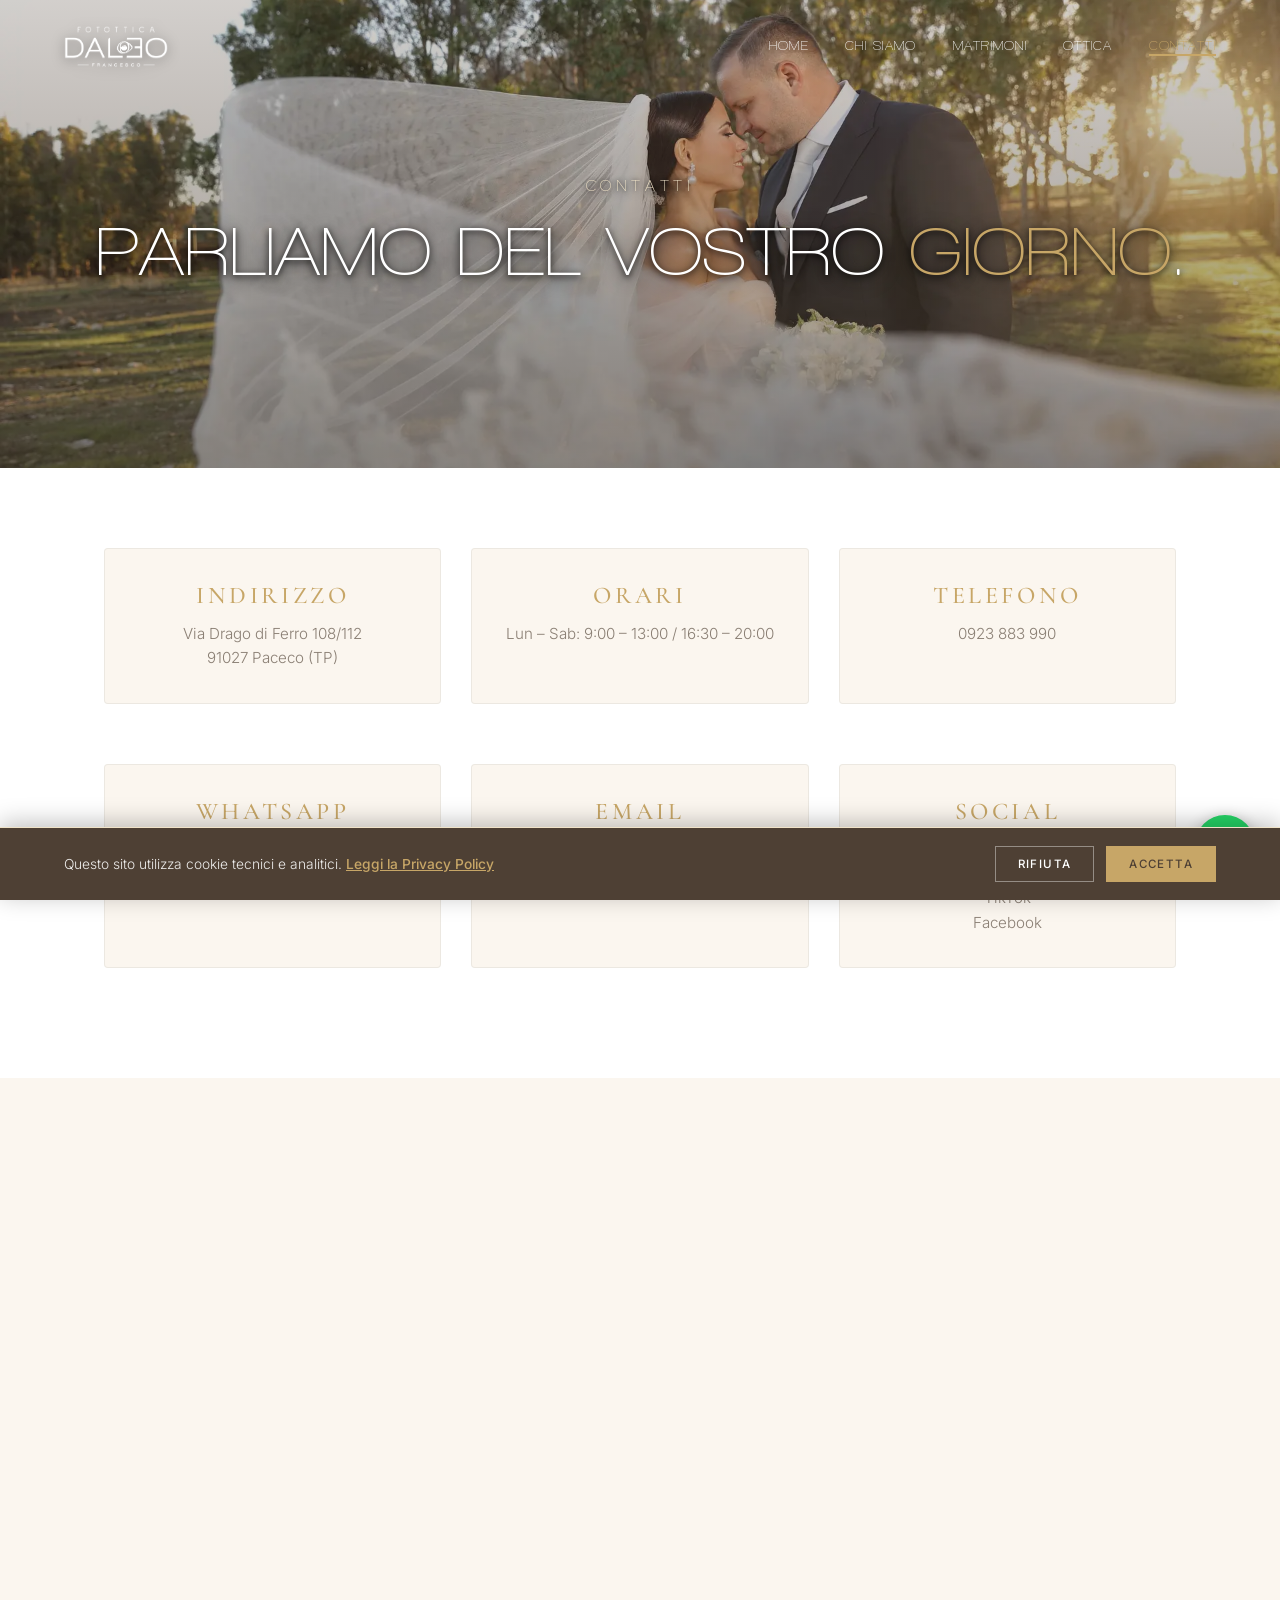
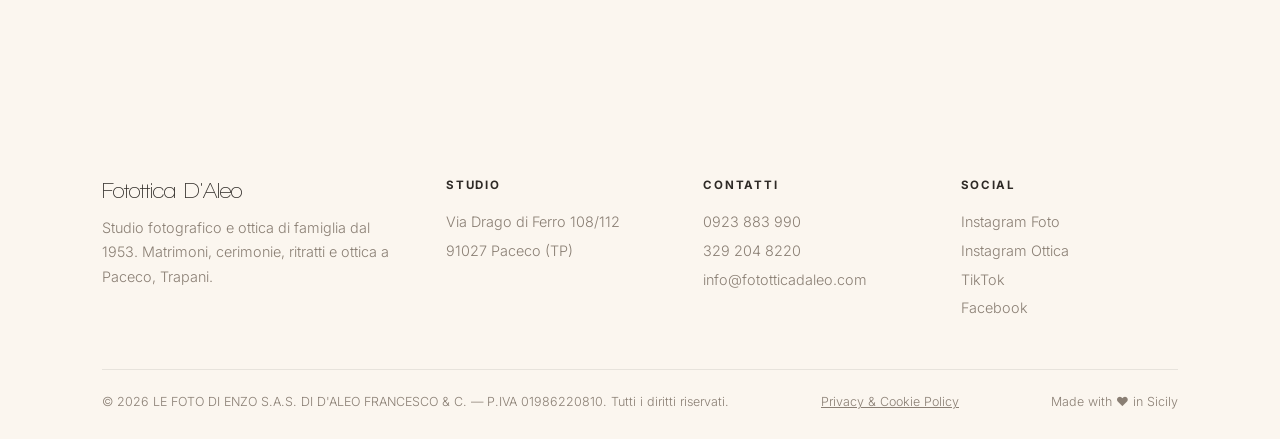
<file: contatti.html>
<!DOCTYPE html>
<html lang="it">
<head>
<meta charset="UTF-8">
<meta name="viewport" content="width=device-width, initial-scale=1.0">

<script>
  window.dataLayer = window.dataLayer || [];
  function gtag(){dataLayer.push(arguments);}
  var consensoGiaDato = localStorage.getItem('cookieChoice') === 'accepted';
  gtag('consent', 'default', {
    'ad_storage': 'denied',
    'ad_user_data': 'denied',
    'ad_personalization': 'denied',
    'analytics_storage': consensoGiaDato ? 'granted' : 'denied'
  });
</script>
<script async src="https://www.googletagmanager.com/gtag/js?id=G-DK2MC1ZC4C"></script>
<script>
  gtag('js', new Date());
  gtag('config', 'G-DK2MC1ZC4C');
</script>
<title>Contatti — Fotottica D'Aleo | Paceco, Trapani</title>
<meta name="description" content="Contatta Fotottica D'Aleo a Paceco (TP): telefono, WhatsApp, email e indirizzo. Richiedi un preventivo per il tuo servizio fotografico.">
<meta name="keywords" content="fotottica d'aleo contatti, fotografo paceco telefono, ottica paceco contatti, fotografo trapani whatsapp">
<link rel="canonical" href="https://www.fototticadaleo.com/contatti.html">
<meta name="robots" content="index, follow">
<meta property="og:type" content="website">
<meta property="og:site_name" content="Fotottica D'Aleo">
<meta property="og:locale" content="it_IT">
<meta property="og:title" content="Contatti — Fotottica D'Aleo | Paceco, Trapani">
<meta property="og:description" content="Contatta Fotottica D'Aleo a Paceco (TP): telefono, WhatsApp, email e indirizzo. Richiedi un preventivo per il tuo servizio fotografico.">
<meta property="og:url" content="https://www.fototticadaleo.com/contatti.html">
<meta property="og:image" content="https://www.fototticadaleo.com/images/sposi-con-cane-bouledog-giardino.webp">
<meta property="og:image:width" content="1200">
<meta property="og:image:height" content="800">
<meta name="twitter:card" content="summary_large_image">
<meta name="twitter:title" content="Contatti — Fotottica D'Aleo | Paceco, Trapani">
<meta name="twitter:description" content="Contatta Fotottica D'Aleo a Paceco (TP): telefono, WhatsApp, email e indirizzo. Richiedi un preventivo per il tuo servizio fotografico.">
<meta name="twitter:image" content="https://www.fototticadaleo.com/images/sposi-con-cane-bouledog-giardino.webp">
<link rel="preconnect" href="https://fonts.googleapis.com">
<link rel="preconnect" href="https://fonts.gstatic.com" crossorigin>
<link rel="icon" type="image/x-icon" href="images/favicon_io/favicon.ico">
<link rel="icon" type="image/png" sizes="32x32" href="images/favicon_io/favicon-32x32.png">
<link rel="icon" type="image/png" sizes="16x16" href="images/favicon_io/favicon-16x16.png">
<link rel="apple-touch-icon" sizes="180x180" href="images/favicon_io/apple-touch-icon.png">
<link rel="manifest" href="images/favicon_io/site.webmanifest">
<link href="https://fonts.googleapis.com/css2?family=Cormorant+Garamond:ital,wght@0,300;0,400;0,500;0,600;1,400&family=Inter:wght@300;400;500;600&display=swap" rel="stylesheet">
<link rel="stylesheet" href="assets/style.css">
<style>
  .contact-section {
    padding: 80px 5%;
    max-width: 1200px;
    margin: 0 auto;
  }
  .info-grid {
    display: grid;
    grid-template-columns: repeat(auto-fit, minmax(280px, 1fr));
    gap: 30px;
  }
  .info-item {
    background: var(--bg-soft, #fdfbf7);
    padding: 32px 28px;
    border: 1px solid rgba(0, 0, 0, 0.06);
    border-radius: 4px;
    transition: transform 0.3s ease, border-color 0.3s ease, box-shadow 0.3s ease;
  }
  .info-item:hover {
    transform: translateY(-4px);
    border-color: var(--gold, #c5a059);
    box-shadow: 0 10px 25px rgba(0,0,0,0.04);
  }
  .info-item h4 {
    font-family: 'Cormorant Garamond', serif;
    font-size: 1.5rem;
    font-weight: 500;
    margin-bottom: 12px;
    color: var(--gold, #c5a059);
  }
  .info-item p, .info-item a {
    font-size: 0.95rem;
    color: var(--ink-soft, #555);
    line-height: 1.6;
    text-decoration: none;
    display: inline-block;
  }
  .info-item a:hover {
    color: var(--gold, #c5a059);
  }
</style>
</head>
<body>

<nav id="nav">
  <a href="index.html" class="logo"><img src="images/logo.png" alt="Fotottica D'Aleo" class="logo-img"></a>
  <div class="nav-links" id="navLinks">
    <a href="index.html">Home</a>
    <a href="chi-siamo.html">Chi Siamo</a>
    <a href="matrimoni.html">Matrimoni</a>
    <a href="ottica.html">Ottica</a>
    <a href="contatti.html" class="active">Contatti</a>
  </div>
  <div class="nav-toggle" id="navToggle"><span></span><span></span><span></span></div>
</nav>

<section class="page-hero" style="height:52vh; min-height:360px;">
  <div class="bg" style="background-image:url('images/sposi-abbracciati-velo-da-sposa-in-primo-piano-effetto-artistico.webp');"></div>
  <div class="bg-overlay"></div>
  <div class="page-hero-content">
    <div class="page-eyebrow">Contatti</div>
    <h1>Parliamo del vostro <em>giorno</em>.</h1>
  </div>
</section>

<section class="contact-section">
  <div class="info-grid reveal">
    <div class="info-item">
      <h4>Indirizzo</h4>
      <a href="https://www.google.com/maps?cid=3227625112677387669&g_mp=CiVnb29nbGUubWFwcy5wbGFjZXMudjEuUGxhY2VzLkdldFBsYWNlEAMYASAFKgSoqNcy" target="_blank" rel="noopener noreferrer">
Via Drago di Ferro 108/112<br>91027 Paceco (TP)</a>
    </div>
    <div class="info-item">
      <h4>Orari</h4>
      <p>Lun – Sab: 9:00 – 13:00 / 16:30 – 20:00<br></p>
    </div>
    <div class="info-item">
      <h4>Telefono</h4>
      <a href="tel:+390923883990">0923 883 990</a>
    </div>
    <div class="info-item">
      <h4>WhatsApp</h4>
      <a href="https://wa.me/+390923883990?text=Salve,%20ho%20visto%20il%20vostro%20sito,%20vorrei%20avere%20maggiori%20informazioni%20riguardo..." target="_blank" rel="noopener">0923 883 990</a>
    </div>
    <div class="info-item">
      <h4>Email</h4>
      <a href="mailto:info@fototticadaleo.com">info@fototticadaleo.com</a>
    </div>
    <div class="info-item">
      <h4>Social</h4>
      <a href="https://www.instagram.com/fototticadaleo_photo/" target="_blank" rel="noopener">Instagram Foto</a><br>
      <a href="https://www.instagram.com/fototticadaleo_ottica/" target="_blank" rel="noopener">Instagram Ottica</a><br>
      <a href="https://www.tiktok.com/@otticadaleo" target="_blank" rel="noopener">TikTok</a><br>
      <a href="https://www.facebook.com/fototticadaleo/" target="_blank" rel="noopener">Facebook</a>
    </div>
  </div>
</section>

<section class="map-section" style="padding-bottom: 80px;">
  <div class="map-inner" style="grid-template-columns:1fr; max-width:1200px; margin:0 auto; padding: 0 5%;">
    <iframe class="map-frame reveal" loading="lazy" title="Mappa dello studio Fotottica D'Aleo a Paceco" src="https://www.google.com/maps?q=Via+Drago+di+Ferro+108,+91027+Paceco+TP&output=embed" style="height:460px; width:100%; border:0; border-radius:4px;"></iframe>
  </div>
</section>

<footer>
  <div class="footer-grid">
    <div>
      <div class="footer-logo">Fotottica D'Aleo</div>
      <p>Studio fotografico e ottica di famiglia dal 1953. Matrimoni, cerimonie, ritratti e ottica a Paceco, Trapani.</p>
    </div>
    <div class="footer-col">
      <h4>Studio</h4>
      <span>Via Drago di Ferro 108/112</span>
      <span>91027 Paceco (TP)</span>
    </div>
    <div class="footer-col">
      <h4>Contatti</h4>
      <a href="tel:+390923883990">0923 883 990</a>
      <a href="tel:+393292048220">329 204 8220</a>
      <a href="mailto:info@fototticadaleo.com">info@fototticadaleo.com</a>
    </div>
    <div class="footer-col">
      <h4>Social</h4>
      <a href="https://www.instagram.com/fototticadaleo_photo/" target="_blank" rel="noopener">Instagram Foto</a>
      <a href="https://www.instagram.com/fototticadaleo_ottica/" target="_blank" rel="noopener">Instagram Ottica</a>
      <a href="https://www.tiktok.com/@otticadaleo" target="_blank" rel="noopener">TikTok</a>
      <a href="https://www.facebook.com/fototticadaleo/" target="_blank" rel="noopener">Facebook</a>
    </div>
  </div>
  <div class="footer-bottom">
    <span>© 2026 LE FOTO DI ENZO S.A.S. DI D'ALEO FRANCESCO & C. — P.IVA 01986220810. Tutti i diritti riservati.</span>
    <span><a href="privacy.html" style="color:inherit; text-decoration:underline;">Privacy &amp; Cookie Policy</a></span>
    <span>Made with ❤️ in Sicily</span>
  </div>
</footer>

<div id="cookie-banner" class="cookie-banner">
  <p>Questo sito utilizza cookie tecnici e analitici. <a href="privacy.html">Leggi la Privacy Policy</a></p>
  <div class="cookie-buttons">
    <button id="reject-cookies" class="btn-reject">Rifiuta</button>
    <button id="accept-cookies" class="btn-accept">Accetta</button>
  </div>
</div>

<a href="https://wa.me/+390923883990?text=Salve,%20ho%20visto%20il%20vostro%20sito,%20vorrei%20avere%20maggiori%20informazioni%20riguardo..." 
   class="whatsapp-float" 
   target="_blank" 
   rel="noopener" 
   aria-label="Contattaci su WhatsApp">
  <svg viewBox="0 0 24 24" width="28" height="28" fill="currentColor">
    <path d="M.057 24l1.687-6.163c-1.041-1.804-1.588-3.849-1.587-5.946.003-6.556 5.338-11.891 11.893-11.891 3.181.001 6.167 1.24 8.413 3.488 2.245 2.248 3.481 5.236 3.48 8.414-.003 6.557-5.338 11.892-11.893 11.892-1.99-.001-3.951-.5-5.688-1.448l-6.305 1.654zm6.597-3.807c1.676.995 3.276 1.591 5.392 1.592 5.448 0 9.886-4.434 9.889-9.885.002-5.462-4.415-9.89-9.881-9.892-5.452 0-9.887 4.434-9.889 9.884-.001 2.225.651 3.891 1.746 5.634l-.999 3.648 3.742-.981zm11.387-5.464c-.074-.124-.272-.198-.57-.347-.297-.149-1.758-.868-2.031-.967-.272-.099-.47-.149-.669.149-.198.297-.768.967-.941 1.165-.173.198-.347.223-.644.074-.297-.149-1.255-.462-2.39-1.475-.883-.788-1.48-1.761-1.653-2.059-.173-.297-.018-.458.13-.606.134-.133.297-.347.446-.521.151-.172.2-.296.3-.495.099-.198.05-.372-.025-.521-.075-.148-.669-1.611-.916-2.206-.242-.579-.487-.501-.669-.51l-.57-.01c-.198 0-.52.074-.792.372s-1.04 1.016-1.04 2.479 1.065 2.876 1.213 3.074c.149.198 2.095 3.2 5.076 4.487.709.306 1.263.489 1.694.626.712.226 1.36.194 1.872.118.571-.085 1.758-.719 2.006-1.413.248-.695.248-1.29.173-1.414z"/>
  </svg>
</a>

<script src="assets/main.js"></script>
</body>
</html>
</file>
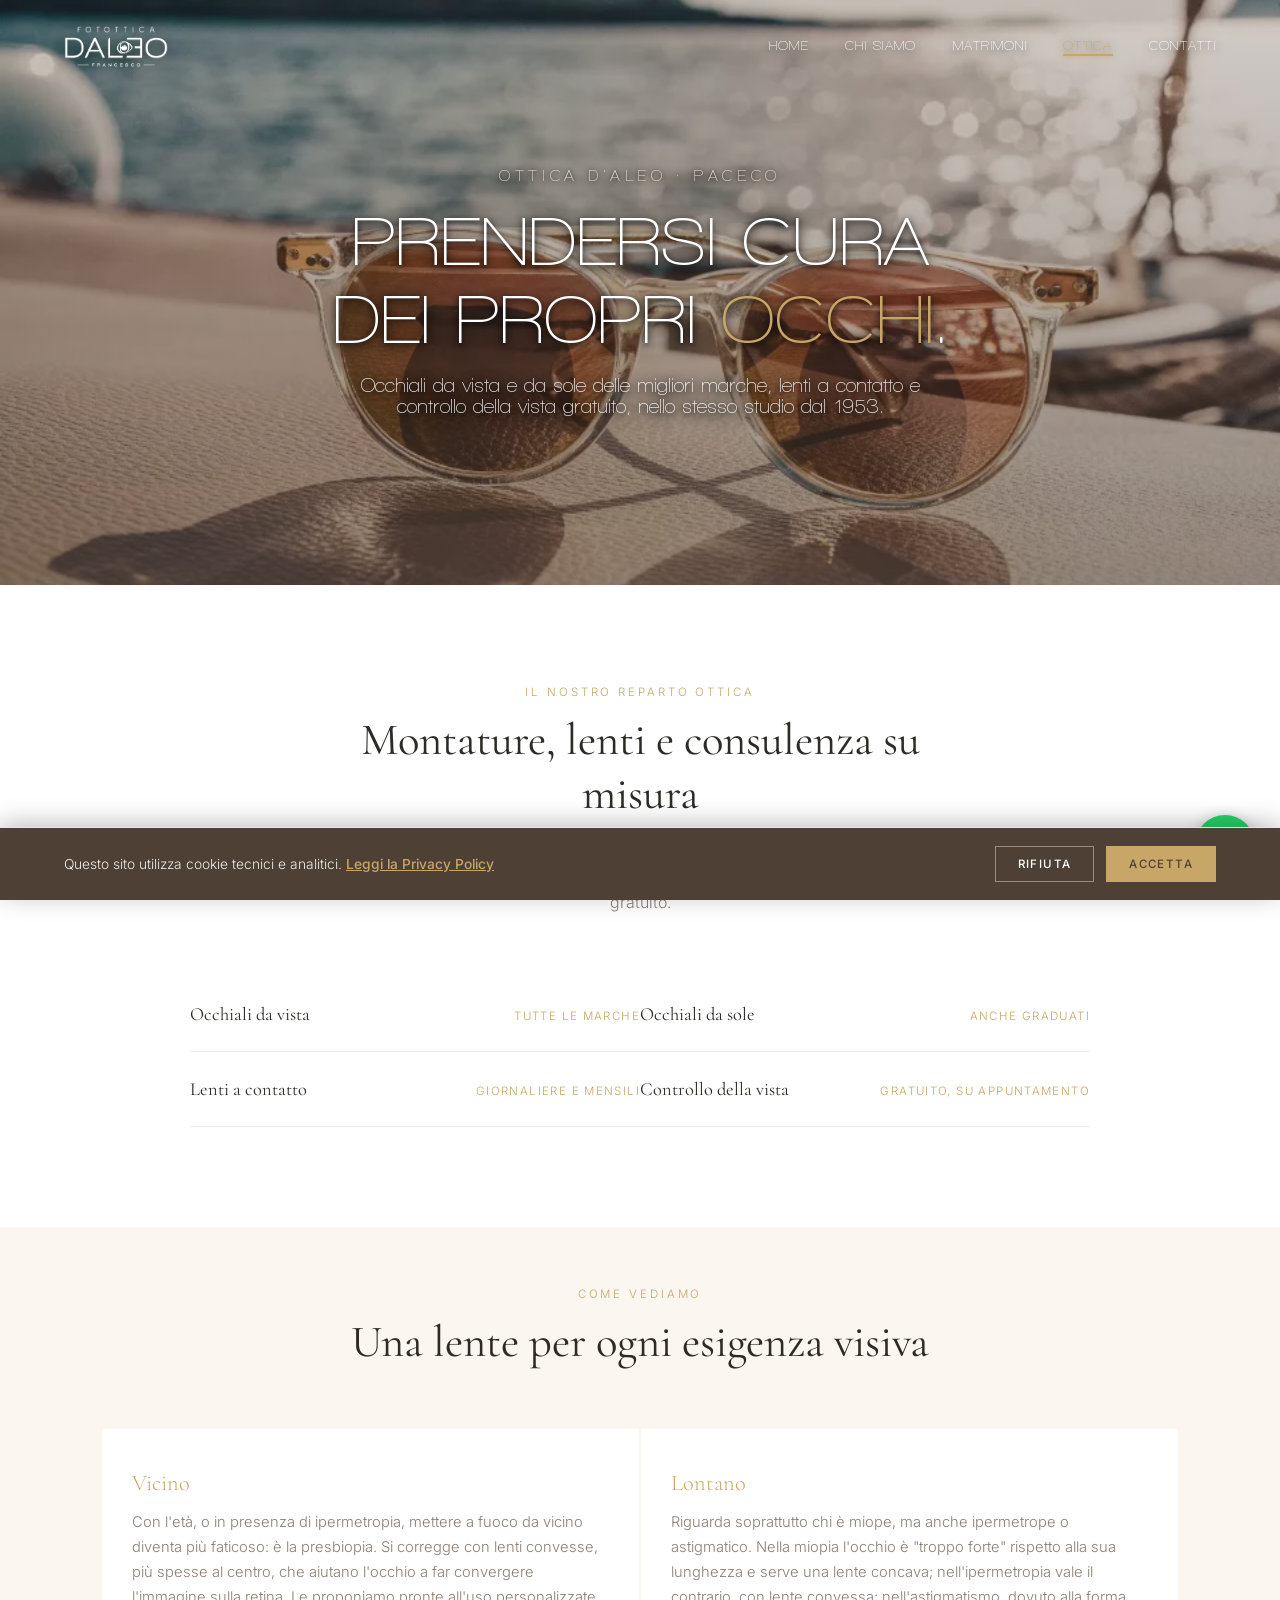
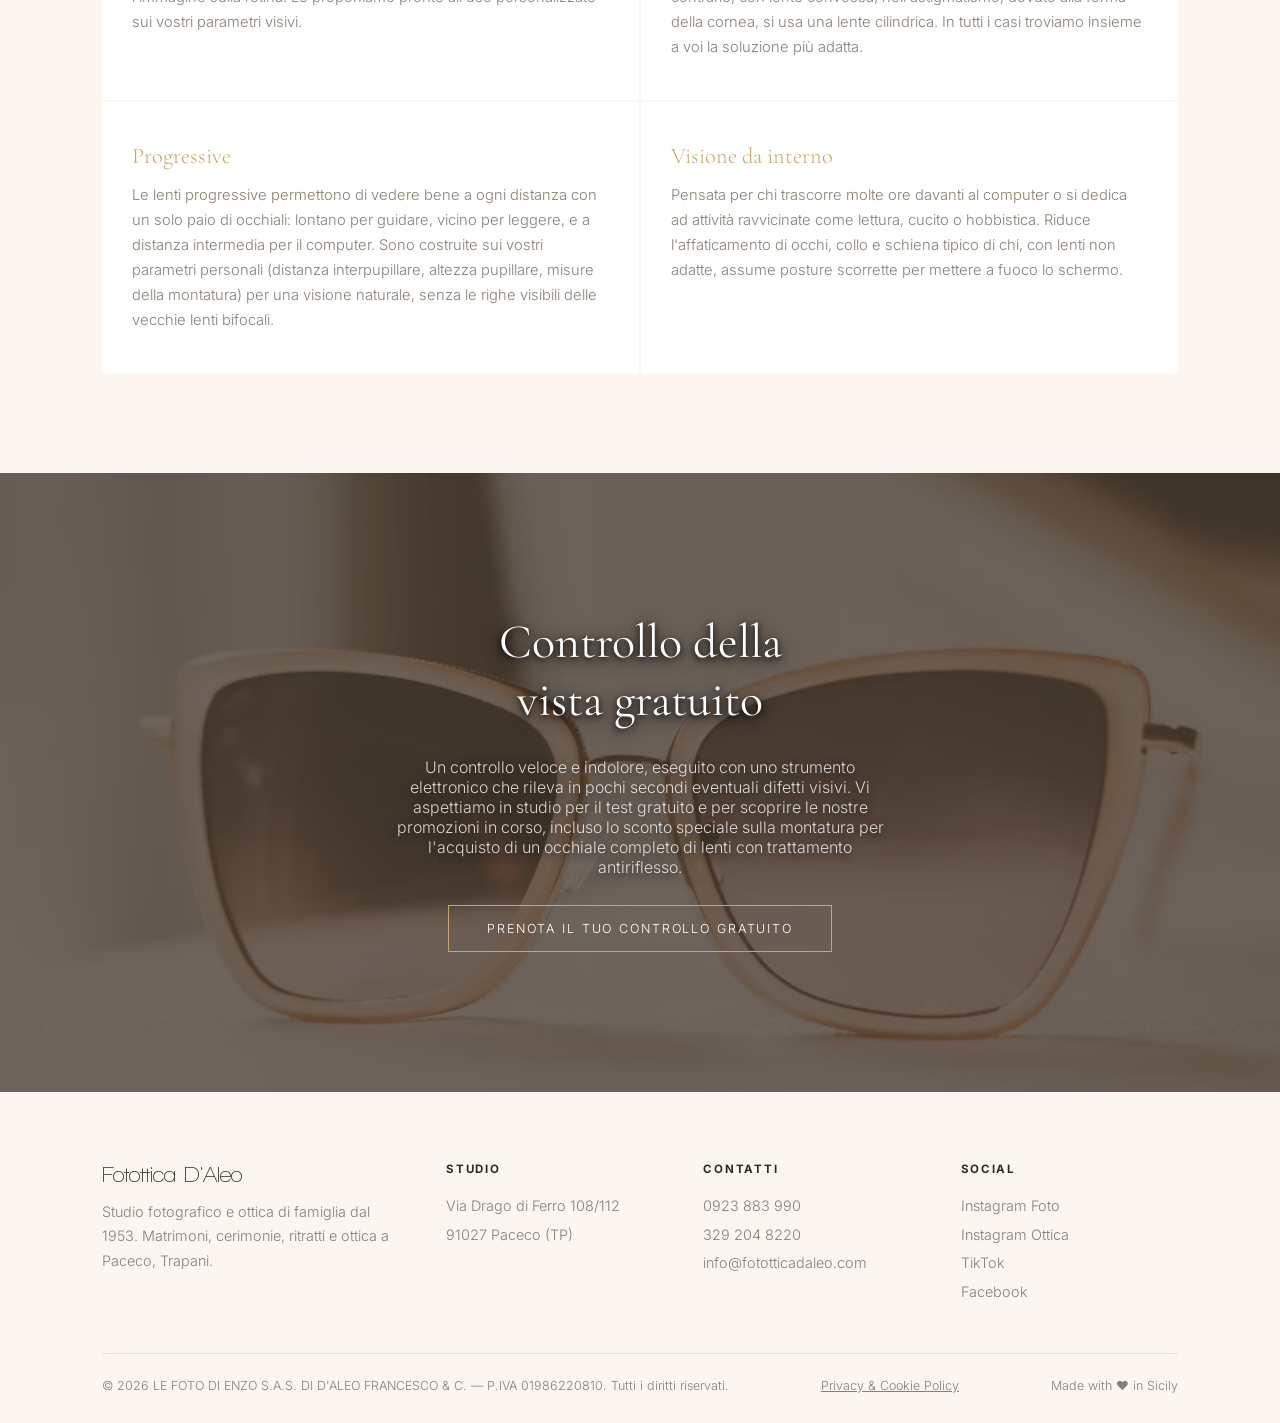
<file: ottica.html>
<!DOCTYPE html>
<html lang="it">
<head>
<meta charset="UTF-8">
<meta name="viewport" content="width=device-width, initial-scale=1.0">
<script>
  window.dataLayer = window.dataLayer || [];
  function gtag(){dataLayer.push(arguments);}
  var consensoGiaDato = localStorage.getItem('cookieChoice') === 'accepted';
  gtag('consent', 'default', {
    'ad_storage': 'denied',
    'ad_user_data': 'denied',
    'ad_personalization': 'denied',
    'analytics_storage': consensoGiaDato ? 'granted' : 'denied'
  });
</script>
<script async src="https://www.googletagmanager.com/gtag/js?id=G-DK2MC1ZC4C"></script>
<script>
  gtag('js', new Date());
  gtag('config', 'G-DK2MC1ZC4C');
</script>
<title>Ottica — Fotottica D'Aleo | Occhiali da vista, da sole e lenti a contatto, Paceco</title>
<meta name="description" content="Ottica D'Aleo a Paceco (TP): occhiali da vista e da sole delle migliori marche, lenti a contatto, lenti progressive e controllo gratuito della vista.">
<meta name="keywords" content="ottica paceco, occhiali da vista trapani, occhiali da sole trapani, lenti a contatto trapani, lenti progressive trapani, controllo vista gratuito paceco">
<link rel="canonical" href="https://www.fototticadaleo.com/ottica.html">
<meta name="robots" content="index, follow">
<meta property="og:type" content="website">
<meta property="og:site_name" content="Fotottica D'Aleo">
<meta property="og:locale" content="it_IT">
<meta property="og:title" content="Ottica — Fotottica D'Aleo | Occhiali da vista, da sole e lenti a contatto, Paceco">
<meta property="og:description" content="Ottica D'Aleo a Paceco (TP): occhiali da vista e da sole delle migliori marche, lenti a contatto, lenti progressive e controllo gratuito della vista.">
<meta property="og:url" content="https://www.fototticadaleo.com/ottica.html">
<meta property="og:image" content="https://www.fototticadaleo.com/images/occhialfoto.webp">
<meta property="og:image:width" content="1200">
<meta property="og:image:height" content="800">
<meta name="twitter:card" content="summary_large_image">
<meta name="twitter:title" content="Ottica — Fotottica D'Aleo | Occhiali da vista, da sole e lenti a contatto, Paceco">
<meta name="twitter:description" content="Ottica D'Aleo a Paceco (TP): occhiali da vista e da sole delle migliori marche, lenti a contatto, lenti progressive e controllo gratuito della vista.">
<meta name="twitter:image" content="https://www.fototticadaleo.com/images/occhialfoto.webp">

<link rel="preconnect" href="https://fonts.googleapis.com">
<link rel="preconnect" href="https://fonts.gstatic.com" crossorigin>
<link rel="icon" type="image/x-icon" href="images/favicon_io/favicon.ico">
<link rel="icon" type="image/png" sizes="32x32" href="images/favicon_io/favicon-32x32.png">
<link rel="icon" type="image/png" sizes="16x16" href="images/favicon_io/favicon-16x16.png">
<link rel="apple-touch-icon" sizes="180x180" href="images/favicon_io/apple-touch-icon.png">
<link rel="manifest" href="images/favicon_io/site.webmanifest">
<link href="https://fonts.googleapis.com/css2?family=Cormorant+Garamond:ital,wght@0,300;0,400;0,500;0,600;1,400&family=Inter:wght@300;400;500;600&display=swap" rel="stylesheet">

<link rel="stylesheet" href="assets/style.css">

<script type="application/ld+json">
{
  "@context": "https://schema.org",
  "@type": "Optician",
  "name": "Fotottica D'Aleo — Ottica",
  "url": "https://www.fototticadaleo.com/ottica.html",
  "telephone": "+39 0923 883990",
  "vatID": "IT01986220810",
  "address": {
    "@type": "PostalAddress",
    "streetAddress": "Via Drago di Ferro 108/112",
    "addressLocality": "Paceco",
    "addressRegion": "TP",
    "postalCode": "91027",
    "addressCountry": "IT"
  },
  "sameAs": ["https://www.instagram.com/fototticadaleo_ottica/", "https://www.tiktok.com/@otticadaleo"]
}
</script>
</head>
<body>

<nav id="nav">
  <a href="index.html" class="logo"><img src="images/logo.png" alt="Fotottica D'Aleo" class="logo-img"></a>
  <div class="nav-links" id="navLinks">
    <a href="index.html">Home</a>
    <a href="chi-siamo.html">Chi Siamo</a>
    <a href="matrimoni.html">Matrimoni</a>
    <a href="ottica.html" class="active">Ottica</a>
    <a href="contatti.html">Contatti</a>
  </div>
  <div class="nav-toggle" id="navToggle"><span></span><span></span><span></span></div>
</nav>

<section class="page-hero">
  <div class="bg" style="background-image:url('images/occhialfoto.webp');"></div>
  <div class="bg-overlay"></div>
  <div class="page-hero-content">
    <div class="page-eyebrow">Ottica D'Aleo · Paceco</div>
    <h1>Prendersi cura<br>dei propri <em>occhi</em>.</h1>
    <p>Occhiali da vista e da sole delle migliori marche, lenti a contatto e controllo della vista gratuito, nello stesso studio dal 1953.</p>
  </div>
</section>

<section class="services">
  <div class="section-head reveal">
    <div class="section-eyebrow">Il nostro reparto ottica</div>
    <h2>Montature, lenti e consulenza su misura</h2>
    <p>Nei nostri locali trovate una vasta scelta di montature delle marche più prestigiose, sia da vista che da sole, e potete richiedere in qualsiasi momento un controllo della vista gratuito.</p>
  </div>
  <div class="simple-list reveal">
    <div class="simple-item"><h4>Occhiali da vista</h4><span>Tutte le marche</span></div>
    <div class="simple-item"><h4>Occhiali da sole</h4><span>Anche graduati</span></div>
    <div class="simple-item"><h4>Lenti a contatto</h4><span>Giornaliere e mensili</span></div>
    <div class="simple-item"><h4>Controllo della vista</h4><span>Gratuito, su appuntamento</span></div>
  </div>
</section>

<section class="values" style="background:var(--bg-soft); padding-top:60px;">
  <div class="section-head reveal">
    <div class="section-eyebrow">Come vediamo</div>
    <h2>Una lente per ogni esigenza visiva</h2>
  </div>
  <div class="values-grid ottica-grid">
    <div class="value-card reveal">
      <div class="value-num">Vicino</div>
      <p>Con l'età, o in presenza di ipermetropia, mettere a fuoco da vicino diventa più faticoso: è la presbiopia. Si corregge con lenti convesse, più spesse al centro, che aiutano l'occhio a far convergere l'immagine sulla retina. Le proponiamo pronte all'uso personalizzate sui vostri parametri visivi.</p>
    </div>
    <div class="value-card reveal">
      <div class="value-num">Lontano</div>
      <p>Riguarda soprattutto chi è miope, ma anche ipermetrope o astigmatico. Nella miopia l'occhio è "troppo forte" rispetto alla sua lunghezza e serve una lente concava; nell'ipermetropia vale il contrario, con lente convessa; nell'astigmatismo, dovuto alla forma della cornea, si usa una lente cilindrica. In tutti i casi troviamo insieme a voi la soluzione più adatta.</p>
    </div>
    <div class="value-card reveal">
      <div class="value-num">Progressive</div>
      <p>Le lenti progressive permettono di vedere bene a ogni distanza con un solo paio di occhiali: lontano per guidare, vicino per leggere, e a distanza intermedia per il computer. Sono costruite sui vostri parametri personali (distanza interpupillare, altezza pupillare, misure della montatura) per una visione naturale, senza le righe visibili delle vecchie lenti bifocali.</p>
    </div>
    <div class="value-card reveal">
      <div class="value-num">Visione da interno</div>
      <p>Pensata per chi trascorre molte ore davanti al computer o si dedica ad attività ravvicinate come lettura, cucito o hobbistica. Riduce l'affaticamento di occhi, collo e schiena tipico di chi, con lenti non adatte, assume posture scorrette per mettere a fuoco lo schermo.</p>
    </div>
  </div>
</section>

<section class="cta-section">
  <div class="bg" style="background-image:url('images/occhialfoto2.webp');"></div>
  <div class="overlay"></div>
  <div class="cta-section-inner">
    <h2 class="reveal">Controllo della vista gratuito</h2>
    <p class="reveal">Un controllo veloce e indolore, eseguito con uno strumento elettronico che rileva in pochi secondi eventuali difetti visivi. Vi aspettiamo in studio per il test gratuito e per scoprire le nostre promozioni in corso, incluso lo sconto speciale sulla montatura per l'acquisto di un occhiale completo di lenti con trattamento antiriflesso.</p>
    <a href="contatti.html" class="btn reveal"><span>Prenota il tuo controllo gratuito</span></a>
  </div>
</section>

<footer>
  <div class="footer-grid">
    <div>
      <div class="footer-logo">Fotottica D'Aleo</div>
      <p>Studio fotografico e ottica di famiglia dal 1953. Matrimoni, cerimonie, ritratti e ottica a Paceco, Trapani.</p>
    </div>
    <div class="footer-col">
      <h4>Studio</h4>
      <span>Via Drago di Ferro 108/112</span>
      <span>91027 Paceco (TP)</span>
    </div>
    <div class="footer-col">
      <h4>Contatti</h4>
      <a href="tel:+390923883990">0923 883 990</a>
      <a href="tel:+393292048220">329 204 8220</a>
	  <a href="mailto:info@fototticadaleo.com">info@fototticadaleo.com</a>
    </div>
    <div class="footer-col">
      <h4>Social</h4>
      <a href="https://www.instagram.com/fototticadaleo_photo/" target="_blank" rel="noopener">Instagram Foto</a>
      <a href="https://www.instagram.com/fototticadaleo_ottica/" target="_blank" rel="noopener">Instagram Ottica</a>
      <a href="https://www.tiktok.com/@otticadaleo" target="_blank" rel="noopener">TikTok</a>
      <a href="https://www.facebook.com/fototticadaleo/" target="_blank" rel="noopener">Facebook</a>
    </div>
  </div>
  <div class="footer-bottom">
    <span>© 2026 LE FOTO DI ENZO S.A.S. DI D'ALEO FRANCESCO & C. — P.IVA 01986220810. Tutti i diritti riservati.</span>
    <span><a href="privacy.html" style="color:inherit; text-decoration:underline;">Privacy &amp; Cookie Policy</a></span>
    <span>Made with ❤️ in Sicily</span>
  </div>
</footer>

<div id="cookie-banner" class="cookie-banner">
  <p>Questo sito utilizza cookie tecnici e analitici. <a href="privacy.html">Leggi la Privacy Policy</a></p>
  <div class="cookie-buttons">
    <button id="reject-cookies" class="btn-reject">Rifiuta</button>
    <button id="accept-cookies" class="btn-accept">Accetta</button>
  </div>
</div>

<a href="https://wa.me/+390923883990?text=Salve,%20ho%20visto%20il%20vostro%20sito,%20vorrei%20avere%20maggiori%20informazioni%20riguardo..." 
   class="whatsapp-float" 
   target="_blank" 
   rel="noopener" 
   aria-label="Contattaci su WhatsApp">
  <svg viewBox="0 0 24 24" width="28" height="28" fill="currentColor">
    <path d="M.057 24l1.687-6.163c-1.041-1.804-1.588-3.849-1.587-5.946.003-6.556 5.338-11.891 11.893-11.891 3.181.001 6.167 1.24 8.413 3.488 2.245 2.248 3.481 5.236 3.48 8.414-.003 6.557-5.338 11.892-11.893 11.892-1.99-.001-3.951-.5-5.688-1.448l-6.305 1.654zm6.597-3.807c1.676.995 3.276 1.591 5.392 1.592 5.448 0 9.886-4.434 9.889-9.885.002-5.462-4.415-9.89-9.881-9.892-5.452 0-9.887 4.434-9.889 9.884-.001 2.225.651 3.891 1.746 5.634l-.999 3.648 3.742-.981zm11.387-5.464c-.074-.124-.272-.198-.57-.347-.297-.149-1.758-.868-2.031-.967-.272-.099-.47-.149-.669.149-.198.297-.768.967-.941 1.165-.173.198-.347.223-.644.074-.297-.149-1.255-.462-2.39-1.475-.883-.788-1.48-1.761-1.653-2.059-.173-.297-.018-.458.13-.606.134-.133.297-.347.446-.521.151-.172.2-.296.3-.495.099-.198.05-.372-.025-.521-.075-.148-.669-1.611-.916-2.206-.242-.579-.487-.501-.669-.51l-.57-.01c-.198 0-.52.074-.792.372s-1.04 1.016-1.04 2.479 1.065 2.876 1.213 3.074c.149.198 2.095 3.2 5.076 4.487.709.306 1.263.489 1.694.626.712.226 1.36.194 1.872.118.571-.085 1.758-.719 2.006-1.413.248-.695.248-1.29.173-1.414z"/>
  </svg>
</a>

<script src="assets/main.js"></script>
</body>
</html>
</file>
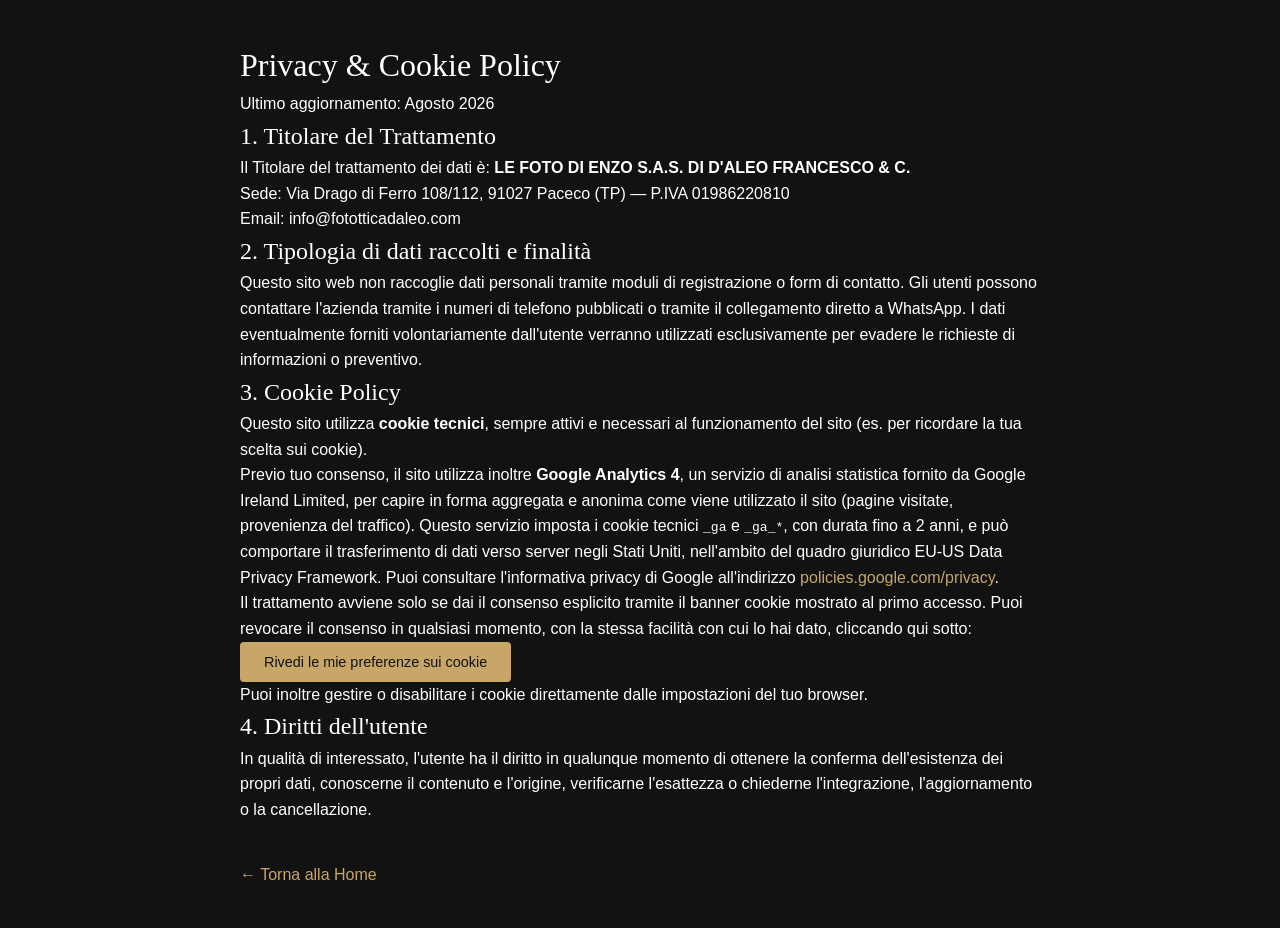
<file: privacy.html>
<!DOCTYPE html>
<html lang="it">
<head>
  <meta charset="UTF-8">
  <meta name="viewport" content="width=device-width, initial-scale=1.0">
<!-- Google Consent Mode v2: di default nega tutto finche' l'utente non accetta dal banner -->
<script>
  window.dataLayer = window.dataLayer || [];
  function gtag(){dataLayer.push(arguments);}
  var consensoGiaDato = localStorage.getItem('cookieChoice') === 'accepted';
  gtag('consent', 'default', {
    'ad_storage': 'denied',
    'ad_user_data': 'denied',
    'ad_personalization': 'denied',
    'analytics_storage': consensoGiaDato ? 'granted' : 'denied'
  });
</script>
<!-- Google Analytics 4 -->
<script async src="https://www.googletagmanager.com/gtag/js?id=G-DK2MC1ZC4C"></script>
<script>
  gtag('js', new Date());
  gtag('config', 'G-DK2MC1ZC4C');
</script>
  <title>Privacy & Cookie Policy — Fotottica D'Aleo</title>
  <meta name="description" content="Informativa sulla privacy e sui cookie di Fotottica D'Aleo, studio fotografico e ottica a Paceco (TP).">
<link rel="canonical" href="https://www.fototticadaleo.com/privacy.html">
<meta name="robots" content="index, follow">
<meta property="og:type" content="website">
<meta property="og:site_name" content="Fotottica D'Aleo">
<meta property="og:locale" content="it_IT">
<meta property="og:title" content="Privacy & Cookie Policy — Fotottica D'Aleo">
<meta property="og:description" content="Informativa sulla privacy e sui cookie di Fotottica D'Aleo, studio fotografico e ottica a Paceco (TP).">
<meta property="og:url" content="https://www.fototticadaleo.com/privacy.html">
<meta property="og:image" content="https://www.fototticadaleo.com/images/favicon_io/android-chrome-512x512.png">
<meta property="og:image:width" content="512">
<meta property="og:image:height" content="512">
<meta name="twitter:card" content="summary">
<meta name="twitter:title" content="Privacy & Cookie Policy — Fotottica D'Aleo">
<meta name="twitter:description" content="Informativa sulla privacy e sui cookie di Fotottica D'Aleo, studio fotografico e ottica a Paceco (TP).">
<meta name="twitter:image" content="https://www.fototticadaleo.com/images/favicon_io/android-chrome-512x512.png">
  <link rel="stylesheet" href="assets/style.css">
</head>
<body style="background: #121212; color: #fff; font-family: 'Inter', sans-serif; padding: 40px 20px; line-height: 1.6;">
  <div style="max-width: 800px; margin: 0 auto;">
    <h1>Privacy & Cookie Policy</h1>
    <p>Ultimo aggiornamento: Agosto 2026</p>

    <h2>1. Titolare del Trattamento</h2>
    <p>Il Titolare del trattamento dei dati è: <strong>LE FOTO DI ENZO S.A.S. DI D'ALEO FRANCESCO & C.</strong><br>
    Sede: Via Drago di Ferro 108/112, 91027 Paceco (TP) — P.IVA 01986220810<br>
    Email: info@fototticadaleo.com</p>

    <h2>2. Tipologia di dati raccolti e finalità</h2>
    <p>Questo sito web non raccoglie dati personali tramite moduli di registrazione o form di contatto. Gli utenti possono contattare l'azienda tramite i numeri di telefono pubblicati o tramite il collegamento diretto a WhatsApp. I dati eventualmente forniti volontariamente dall'utente verranno utilizzati esclusivamente per evadere le richieste di informazioni o preventivo.</p>

    <h2>3. Cookie Policy</h2>
    <p>Questo sito utilizza <strong>cookie tecnici</strong>, sempre attivi e necessari al funzionamento del sito (es. per ricordare la tua scelta sui cookie).</p>
    <p>Previo tuo consenso, il sito utilizza inoltre <strong>Google Analytics 4</strong>, un servizio di analisi statistica fornito da Google Ireland Limited, per capire in forma aggregata e anonima come viene utilizzato il sito (pagine visitate, provenienza del traffico). Questo servizio imposta i cookie tecnici <code>_ga</code> e <code>_ga_*</code>, con durata fino a 2 anni, e può comportare il trasferimento di dati verso server negli Stati Uniti, nell'ambito del quadro giuridico EU-US Data Privacy Framework. Puoi consultare l'informativa privacy di Google all'indirizzo <a href="https://policies.google.com/privacy" target="_blank" rel="noopener noreferrer" style="color: var(--gold, #c5a059);">policies.google.com/privacy</a>.</p>
    <p>Il trattamento avviene solo se dai il consenso esplicito tramite il banner cookie mostrato al primo accesso. Puoi revocare il consenso in qualsiasi momento, con la stessa facilità con cui lo hai dato, cliccando qui sotto:</p>
    <p><button id="revoca-consenso" style="background: var(--gold, #c5a059); color: #121212; border: none; padding: 12px 24px; border-radius: 4px; cursor: pointer; font-size: 0.9rem;">Rivedi le mie preferenze sui cookie</button></p>
    <p>Puoi inoltre gestire o disabilitare i cookie direttamente dalle impostazioni del tuo browser.</p>

    <h2>4. Diritti dell'utente</h2>
    <p>In qualità di interessato, l'utente ha il diritto in qualunque momento di ottenere la conferma dell'esistenza dei propri dati, conoscerne il contenuto e l'origine, verificarne l'esattezza o chiederne l'integrazione, l'aggiornamento o la cancellazione.</p>
    
    <p style="margin-top: 40px;"><a href="index.html" style="color: var(--gold, #c5a059);">← Torna alla Home</a></p>
  </div>
  <script>
    document.getElementById('revoca-consenso').addEventListener('click', () => {
      localStorage.removeItem('cookieChoice');
      window.location.href = 'index.html';
    });
  </script>
</body>
</html>
</file>
<file: assets/style.css>
@font-face {
  font-family: 'Walkway Black';
  src: url('fonts/Walkway-SemiBold.woff') format('woff'),
       url('fonts/Walkway-SemiBold.ttf') format('truetype');
  font-weight: 400;
  font-style: normal;
  font-display: swap;
}

:root {
  --bg:        #FFFFFF;
  --bg-soft:   #FBF6EF;
  --blush:     #F3E3DA;
  --ink:       #2E2A26;
  --ink-soft:  #8a7f74;
  --gold:      #C7A667;
  --gold-dim:  #F0E3C8;
  --black:     #4E4034;
}

* {
  margin: 0;
  padding: 0;
  box-sizing: border-box;
}

html {
  scroll-behavior: smooth;
}

body {
  background: var(--bg);
  color: var(--ink);
  font-family: 'Inter', sans-serif;
  font-weight: 300;
}

a {
  color: inherit;
  text-decoration: none;
}

img {
  max-width: 100%;
  display: block;
}

h1, h2, h3 {
  font-family: 'Cormorant Garamond', serif;
  font-weight: 400;
}

@keyframes fadeUp {
  from {
    opacity: 0;
    transform: translateY(20px);
  }
  to {
    opacity: 1;
    transform: translateY(0);
  }
}

nav {
  position: fixed;
  top: 0; 
  left: 0; 
  right: 0;
  z-index: 100;
  display: flex;
  align-items: center;
  justify-content: space-between;
  padding: 26px 5vw;
  transition: background 0.4s ease, padding 0.4s ease, box-shadow 0.4s ease;
  font-family: 'Walkway Black', 'Montserrat', sans-serif !important;
  background: transparent;
}

nav.scrolled {
  background: rgba(255, 255, 255, 0.95);
  padding: 16px 5vw;
  box-shadow: 0 4px 20px rgba(0, 0, 0, 0.08);
}

.logo {
  font-family: 'Walkway Black', 'Montserrat', sans-serif !important;
  font-weight: normal;
  font-size: 1.4rem;
  color: #fff;
  display: flex;
  align-items: center;
  gap: 10px;
  transition: color 0.4s ease;
  text-shadow: 0 2px 8px rgba(0, 0, 0, 0.85);
}

/* Logo immagine: bianco quando la nav è trasparente sull'hero,
   torna al colore originale (nero) quando la nav diventa bianca */
.logo-img {
  height: 42px;
  width: auto;
  display: block;
  filter: brightness(0) invert(1) drop-shadow(0 2px 6px rgba(0,0,0,0.5));
  transition: filter 0.4s ease, height 0.4s ease;
}
nav.scrolled .logo-img {
  filter: none;
  height: 36px;
}

nav.scrolled .logo { 
  color: var(--ink); 
  text-shadow: none;
}

.logo .dot {
  width: 6px; 
  height: 6px;
  border-radius: 50%;
  background: var(--gold);
}

.nav-links {
  display: flex;
  gap: 36px;
  font-size: 0.8rem;
  letter-spacing: 0.1em;
  text-transform: uppercase;
  font-family: 'Walkway Black', 'Montserrat', sans-serif !important;
}

.nav-links a {
  color: #fff;
  transition: color 0.3s ease;
  text-shadow: 0 2px 8px rgba(0, 0, 0, 0.85);
  position: relative;
  padding-bottom: 4px;
  font-family: 'Walkway Black', 'Montserrat', sans-serif !important;
}

nav.scrolled .nav-links a { 
  color: var(--ink-soft); 
  text-shadow: none;
}

.nav-links a:hover { 
  color: var(--gold) !important; 
}

.nav-links a.active,
nav.scrolled .nav-links a.active { 
  color: var(--gold) !important; 
  font-weight: 500;
}

.nav-links a.active::after,
nav.scrolled .nav-links a.active::after {
  content: '';
  position: absolute;
  bottom: 0;
  left: 0;
  width: 100%;
  height: 2px;
  background-color: var(--gold) !important;
  box-shadow: 0 0 6px var(--gold);
}

.nav-toggle {
  display: none;
  flex-direction: column;
  gap: 5px;
  cursor: pointer;
  z-index: 110;
}

.nav-toggle span {
  width: 24px; 
  height: 2px;
  background: #fff;
  transition: background 0.3s ease;
  box-shadow: 0 1px 4px rgba(0, 0, 0, 0.6);
}

nav.scrolled .nav-toggle span { 
  background: var(--ink); 
  box-shadow: none;
}

@media (max-width: 820px) {
  .nav-toggle { 
    display: flex; 
  }
  .nav-links {
    position: fixed;
    inset: 0;
    background: var(--black);
    flex-direction: column;
    justify-content: center;
    align-items: center;
    gap: 30px;
    font-size: 1.2rem;
    transform: translateX(-100%);
    transition: transform 0.4s ease;
  }
  .nav-links.open { 
    transform: translateX(0); 
  }
  .nav-links a { 
    color: #fff; 
  }
}

.btn {
  display: inline-block;
  padding: 15px 38px;
  border: 1px solid var(--gold);
  background: transparent;
  color: #fff;
  font-size: 0.78rem;
  letter-spacing: 0.15em;
  text-transform: uppercase;
  cursor: pointer;
  transition: background 0.3s ease, color 0.3s ease;
}

.btn:hover {
  background: var(--gold);
  color: var(--black);
}

.btn-dark {
  border-color: var(--ink);
  color: var(--ink);
}

.btn-dark:hover {
  background: var(--ink);
  color: #fff;
}

.hero-sub {
  margin-top: 24px !important;
  font-family: 'Walkway Black', 'Montserrat', sans-serif !important;
  font-weight: 400 !important;
  font-size: 2.2rem !important;
  line-height: 1.15 !important;
  color: #FFFFFF !important;
  letter-spacing: 0.02em !important;
  opacity: 0;
  animation: fadeUp 1.4s ease forwards 1.05s;
  text-shadow: 0 4px 20px rgba(0, 0, 0, 0.95), 0 0 10px rgba(0, 0, 0, 0.9);
}

@media (max-width: 768px) {
  .hero-sub {
    font-size: 2rem !important;
  }
}

.page-hero {
  position: relative;
  height: 65vh;
  min-height: 420px;
  display: flex;
  align-items: center;
  justify-content: center;
  text-align: center;
  color: #fff;
  overflow: hidden;
  background: var(--black);
  font-family: 'Walkway Black', 'Montserrat', sans-serif !important;
}

.page-hero .bg {
  position: absolute;
  inset: 0;
  background-size: cover;
  background-position: center;
}

.page-hero .bg-overlay {
  position: absolute;
  inset: 0;
  background: linear-gradient(180deg, rgba(78,64,52,0.25), rgba(78,64,52,0.6));
}

.page-hero-content {
  position: relative;
  z-index: 2;
  padding: 0 24px;
  text-shadow: 0 4px 18px rgba(0,0,0,0.85), 0 2px 6px rgba(0,0,0,0.9);
  font-family: 'Walkway Black', 'Montserrat', sans-serif !important;
}

.page-eyebrow {
  text-shadow: 0 2px 10px rgba(0,0,0,0.9), 0 0 4px rgba(0,0,0,0.8);
  font-size: 0.95rem;
  letter-spacing: 0.3em;
  text-transform: uppercase;
  color: var(--gold-dim);
  margin-bottom: 18px;
  font-family: 'Walkway Black', 'Montserrat', sans-serif !important;
}

.page-hero h1 {
  font-family: 'Walkway Black', 'Montserrat', sans-serif !important;
  font-size: clamp(2.2rem, 5.5vw, 4.4rem);
  line-height: 1.1;
  font-weight: normal;
  text-transform: uppercase;
}

.page-hero h1 em {
  font-style: normal;
  color: var(--gold);
}

.page-hero p {
  margin-top: 18px;
  max-width: 50ch;
  margin-left: auto;
  margin-right: auto;
  color: rgba(255,255,255,0.85);
  font-size: 1.25rem;
  font-family: 'Walkway Black', 'Montserrat', sans-serif !important;
}

.statement {
  padding: 100px 8vw;
  text-align: center;
}

.statement p {
  font-family: 'Cormorant Garamond', serif;
  font-size: clamp(1.6rem, 3.6vw, 2.6rem);
  line-height: 1.4;
}

.statement em {
  font-style: italic;
  color: var(--gold);
}

.section-head {
  text-align: center;
  max-width: 640px;
  margin: 0 auto 60px;
}

.section-eyebrow {
  font-size: 0.72rem;
  letter-spacing: 0.25em;
  text-transform: uppercase;
  color: var(--gold);
  margin-bottom: 14px;
}

.section-head h2 {
  font-size: clamp(1.9rem, 3.8vw, 2.8rem);
}

.section-head p {
  margin-top: 14px;
  color: var(--ink-soft);
  line-height: 1.7;
}

.legacy {
  padding: 90px 8vw;
  background: var(--bg-soft);
}

.legacy-inner {
  max-width: 1100px;
  margin: 0 auto;
  display: grid;
  grid-template-columns: 1fr;
  gap: 50px;
}

@media (min-width: 900px) {
  .legacy-inner {
    grid-template-columns: 1fr 1fr;
    align-items: center;
    gap: 70px;
  }
  .legacy-inner.reverse .legacy-photo { 
    order: -1; 
  }
}

.legacy-eyebrow {
  font-size: 0.72rem;
  letter-spacing: 0.25em;
  text-transform: uppercase;
  color: var(--gold);
  margin-bottom: 16px;
}

.legacy h2 {
  font-size: clamp(1.9rem, 3.2vw, 2.7rem);
  margin-bottom: 22px;
}

.legacy p {
  color: var(--ink-soft);
  line-height: 1.8;
  max-width: 48ch;
}

.legacy p + p { 
  margin-top: 14px; 
}

.gen-line {
  margin-top: 36px;
  padding-left: 24px;
  border-left: 1px solid var(--gold-dim);
}

.gen-item { 
  position: relative; 
  padding-bottom: 22px; 
}

.gen-item::before {
  content: '';
  position: absolute;
  left: -29px; 
  top: 6px;
  width: 7px; 
  height: 7px;
  border-radius: 50%;
  background: var(--gold);
}

.gen-year {
  font-family: 'Cormorant Garamond', serif;
  font-size: 1.2rem;
}

.gen-desc {
  font-size: 0.86rem;
  color: var(--ink-soft);
}

.legacy-photo {
  aspect-ratio: 4 / 5;
  overflow: hidden;
  border-radius: 4px;
}

.legacy-photo.tall { 
  aspect-ratio: 3 / 4; 
}

.legacy-photo img {
  width: 100%;
  height: 100%;
  object-fit: cover;
  will-change: transform;
  transition: transform 0.1s ease-out;
}

.values { 
  padding: 100px 8vw; 
}

.values-grid {
  display: grid;
  grid-template-columns: 1fr;
  gap: 2px;
  max-width: 1200px;
  margin: 0 auto;
  background: var(--bg-soft);
}

@media (min-width: 800px) {
  .values-grid { 
    grid-template-columns: repeat(4, 1fr); 
  }
  .values-grid.ottica-grid { 
    grid-template-columns: repeat(2, 1fr); 
  }
}

.value-card {
  background: var(--bg);
  padding: 40px 30px;
}

.value-num {
  font-family: 'Cormorant Garamond', serif;
  font-size: 1.4rem;
  color: var(--gold);
  margin-bottom: 14px;
}

.value-card h3 { 
  font-size: 1.2rem; 
  margin-bottom: 10px; 
}

.value-card p { 
  color: var(--ink-soft); 
  font-size: 0.92rem; 
  line-height: 1.7; 
}

.services { 
  padding: 100px 8vw; 
}

.services-grid {
  display: grid;
  grid-template-columns: 1fr;
  gap: 2px;
  background: var(--bg-soft);
}

@media (min-width: 700px) {
  .services-grid { 
    grid-template-columns: repeat(3, 1fr); 
  }
  .services-grid.two-col { 
    grid-template-columns: repeat(2, 1fr); 
  }
}

.service-card {
  position: relative;
  aspect-ratio: 3 / 4;
  overflow: hidden;
  background: var(--black);
}

.service-card img {
  width: 100%;
  height: 100%;
  object-fit: cover;
  opacity: 0.75;
  transition: transform 0.5s ease, opacity 0.3s ease;
}

.service-card:hover img {
  transform: scale(1.06);
  opacity: 0.9;
}

.service-card .overlay {
  position: absolute;
  inset: 0;
  display: flex;
  flex-direction: column;
  justify-content: flex-end;
  padding: 28px;
  background: linear-gradient(180deg, transparent 40%, rgba(78,64,52,0.75));
}

.service-num {
  font-size: 0.7rem;
  letter-spacing: 0.2em;
  color: var(--gold);
  margin-bottom: 6px;
}

.service-card h3 { 
  color: #fff; 
  font-size: 1.5rem; 
  font-weight: 400; 
}

.service-card p.desc { 
  color: rgba(255,255,255,0.75); 
  font-size: 0.82rem; 
  margin-top: 6px; 
}

.simple-list {
  max-width: 900px;
  margin: 0 auto;
  display: grid;
  grid-template-columns: 1fr;
}

@media (min-width: 700px) {
  .simple-list { 
    grid-template-columns: 1fr 1fr; 
  }
}

.simple-item {
  padding: 26px 0;
  border-bottom: 1px solid rgba(0,0,0,0.08);
  display: flex;
  justify-content: space-between;
  align-items: baseline;
  gap: 20px;
}

.simple-item h4 {
  font-family: 'Cormorant Garamond', serif;
  font-size: 1.15rem;
  font-weight: 400;
}

.simple-item span {
  color: var(--gold);
  font-size: 0.72rem;
  letter-spacing: 0.12em;
  text-transform: uppercase;
}

.stats {
  padding: 90px 8vw;
  background: var(--blush);
  display: grid;
  grid-template-columns: repeat(2, 1fr);
  gap: 40px;
  text-align: center;
}

@media (min-width: 800px) {
  .stats { 
    grid-template-columns: repeat(4, 1fr); 
  }
}

.stat-num {
  font-family: 'Cormorant Garamond', serif;
  font-size: clamp(2.2rem, 4.4vw, 3.4rem);
  color: #a97e46;
}

.stat-label {
  margin-top: 8px;
  font-size: 0.72rem;
  letter-spacing: 0.15em;
  text-transform: uppercase;
  color: var(--ink-soft);
}

.cta-section {
  position: relative;
  padding: 140px 8vw;
  text-align: center;
  overflow: hidden;
  background: var(--black);
}

.cta-section .bg {
  position: absolute;
  inset: 0;
  background-size: cover;
  background-position: center;
  opacity: 0.5;
}

.cta-section .overlay {
  position: absolute;
  inset: 0;
  background: rgba(78,64,52,0.45);
}

.cta-section-inner { 
  position: relative; 
  z-index: 2; 
}

.cta-section h2 {
  color: #fff;
  font-size: clamp(2rem, 4vw, 3rem);
  max-width: 16ch;
  margin: 0 auto 28px;
  text-shadow: 0 4px 18px rgba(0,0,0,0.85), 0 2px 6px rgba(0,0,0,0.9);
}

.cta-section p {
  color: rgba(255,255,255,0.8);
  max-width: 50ch;
  margin: 0 auto 28px;
  text-shadow: 0 2px 10px rgba(0,0,0,0.7);
}

.map-section { 
  padding: 90px 8vw; 
  background: var(--bg-soft); 
}

.map-inner {
  max-width: 1100px;
  margin: 0 auto;
  display: grid;
  grid-template-columns: 1fr;
  gap: 36px;
}

@media (min-width: 900px) {
  .map-inner { 
    grid-template-columns: 0.8fr 1.2fr; 
  }
}

.map-frame {
  width: 100%;
  height: 400px;
  border: 0;
}

.map-info h3 { 
  font-size: 1.5rem; 
  margin-bottom: 16px; 
}

.map-info p { 
  color: var(--ink-soft); 
  line-height: 1.8; 
  margin-bottom: 20px; 
}

.map-info .row { 
  display: flex; 
  gap: 12px; 
  margin-bottom: 10px; 
}

.map-info .row b {
  color: var(--gold);
  font-weight: 500;
  min-width: 90px;
  font-size: 0.78rem;
  letter-spacing: 0.06em;
  text-transform: uppercase;
}

.filters {
  display: flex;
  flex-wrap: wrap;
  gap: 12px;
  justify-content: center;
  margin-bottom: 46px;
}

.filter-btn {
  padding: 9px 22px;
  border: 1px solid rgba(0,0,0,0.15);
  background: transparent;
  color: var(--ink-soft);
  font-size: 0.72rem;
  letter-spacing: 0.1em;
  text-transform: uppercase;
  cursor: pointer;
  transition: all 0.25s ease;
}

.filter-btn:hover,
.filter-btn.active {
  background: var(--ink);
  color: #fff;
  border-color: var(--ink);
}

.masonry {
  column-count: 1;
  column-gap: 12px;
}

@media (min-width: 640px) { 
  .masonry { 
    column-count: 2; 
  } 
}

@media (min-width: 1000px) { 
  .masonry { 
    column-count: 3; 
  } 
}

.masonry-item {
  break-inside: avoid;
  margin-bottom: 12px;
  cursor: pointer;
  overflow: hidden;
  opacity: 1;
  transform: scale(1);
  transition: opacity 0.4s ease, transform 0.4s ease;
}

.masonry-item.hide { 
  display: none;
  opacity: 0;
  transform: scale(0.95);
}

.masonry-item.show {
  opacity: 1;
  transform: scale(1);
}

.masonry-item img {
  width: 100%;
  transition: transform 0.4s ease;
}

.masonry-item:hover img { 
  transform: scale(1.04); 
}

#lightbox {
  position: fixed;
  inset: 0;
  background: rgba(20,16,13,0.95);
  z-index: 500;
  display: none;
  align-items: center;
  justify-content: center;
}

#lightbox.open { 
  display: flex; 
}

#lightbox img {
  max-width: 88vw;
  max-height: 82vh;
  object-fit: contain;
}

#lightbox .lb-close {
  position: absolute;
  top: 26px; 
  right: 5vw;
  color: #fff;
  font-size: 1.6rem;
  cursor: pointer;
}

#lightbox .lb-nav {
  position: absolute;
  top: 50%;
  transform: translateY(-50%);
  color: #fff;
  font-size: 2rem;
  cursor: pointer;
  padding: 16px;
}

#lightbox .lb-prev { 
  left: 1.5vw; 
}

#lightbox .lb-next { 
  right: 1.5vw; 
}

#lightbox .lb-counter {
  position: absolute;
  bottom: 26px; 
  left: 50%;
  transform: translateX(-50%);
  color: rgba(255,255,255,0.6);
  font-size: 0.75rem;
  letter-spacing: 0.1em;
}

.contact-section { 
  padding: 100px 8vw; 
}

.contact-grid { 
  max-width: 640px; 
  margin: 0 auto; 
}

.info-item { 
  margin-bottom: 30px; 
  text-align: center; 
}

.info-item h4 {
  font-size: 0.72rem;
  letter-spacing: 0.15em;
  text-transform: uppercase;
  color: var(--gold);
  margin-bottom: 8px;
}

.info-item p,
.info-item a {
  color: var(--ink-soft);
  font-size: 1rem;
  line-height: 1.7;
}

.info-item a:hover { 
  color: var(--gold); 
}

footer {
  background: var(--bg-soft);
  padding: 70px 8vw 30px;
}

.footer-grid {
  display: grid;
  grid-template-columns: 1fr;
  gap: 40px;
  max-width: 1200px;
  margin: 0 auto;
  padding-bottom: 46px;
  border-bottom: 1px solid rgba(0,0,0,0.08);
}

@media (min-width: 800px) {
  .footer-grid { 
    grid-template-columns: 1.4fr 1fr 1fr 1fr; 
  }
}

.footer-logo {
  font-family: 'Walkway Black', 'Montserrat', sans-serif !important;
  font-weight: normal;
  font-size: 1.4rem;
  margin-bottom: 14px;
}

.footer-grid p { 
  color: var(--ink-soft); 
  font-size: 0.9rem; 
  line-height: 1.7; 
  max-width: 32ch; 
}

.footer-col h4 {
  font-size: 0.72rem;
  letter-spacing: 0.15em;
  text-transform: uppercase;
  margin-bottom: 16px;
}

.footer-col a, 
.footer-col span {
  display: block;
  color: var(--ink-soft);
  font-size: 0.9rem;
  line-height: 2;
}

.footer-col a:hover { 
  color: var(--gold); 
}

.footer-bottom {
  max-width: 1200px;
  margin: 24px auto 0;
  display: flex;
  justify-content: space-between;
  flex-wrap: wrap;
  gap: 10px;
  font-size: 0.78rem;
  color: var(--ink-soft);
}

.reveal {
  opacity: 0;
  transform: translateY(24px);
  transition: opacity 0.7s ease, transform 0.7s ease;
}

.reveal.in-view {
  opacity: 1;
  transform: translateY(0);
}

.services-clean {
  padding: 90px 8vw 110px;
  background: var(--bg);
}

.services-clean-grid {
  max-width: 1180px;
  margin: 0 auto;
  display: grid;
  grid-template-columns: repeat(2, 1fr);
  gap: 28px;
}

.services-clean-grid.three-col {
  grid-template-columns: repeat(3, 1fr);
}
@media (max-width: 900px) {
  .services-clean-grid.three-col {
    grid-template-columns: 1fr;
  }
}

.service-clean-card {
  background: rgba(255,255,255,.7);
  border: 1px solid rgba(199,166,103,.18);
  border-radius: 20px;
  padding: 34px 30px;
  min-height: 220px;
  display: flex;
  flex-direction: column;
  justify-content: flex-start;
  transition: transform .35s ease, box-shadow .35s ease, border-color .35s ease;
  -webkit-backdrop-filter: blur(10px);
  backdrop-filter: blur(10px);
}

.service-clean-card.featured {
  grid-column: 1 / -1;
  padding: 42px 40px;
}

.service-clean-card:hover {
  transform: translateY(-8px);
  border-color: rgba(199,166,103,.45);
  box-shadow: 0 24px 60px rgba(46,42,38,.12);
}

.service-clean-icon {
  width: 56px;
  height: 56px;
  border-radius: 18px;
  display: flex;
  align-items: center;
  justify-content: center;
  margin-bottom: 24px;
  background: linear-gradient(135deg, rgba(199,166,103,.16), rgba(199,166,103,.05));
  color: var(--gold);
  border: 1px solid rgba(199,166,103,.2);
}

.service-clean-icon svg {
  width: 24px;
  height: 24px;
  stroke: currentColor;
}

.service-clean-card h3 {
  font-size: 1.75rem;
  margin-bottom: 12px;
  color: var(--ink);
}

.service-clean-card p {
  color: var(--ink-soft);
  line-height: 1.75;
  font-size: .96rem;
}

@media (max-width: 768px) {
  .services-clean {
    padding: 70px 6vw 90px;
  }
  .services-clean-grid {
    grid-template-columns: 1fr;
  }
  .service-clean-card {
    min-height: auto;
  }
  .service-clean-card.featured {
    padding: 34px 30px;
  }
}

.cookie-banner {
  position: fixed;
  bottom: 0;
  left: 0;
  right: 0;
  background-color: var(--black);
  color: #FFFFFF;
  padding: 18px 5vw;
  display: none;
  justify-content: space-between;
  align-items: center;
  gap: 20px;
  z-index: 9999;
  box-shadow: 0 -4px 25px rgba(0, 0, 0, 0.25);
  border-top: 1px solid var(--gold-dim);
}

.cookie-banner p {
  margin: 0;
  font-size: 0.86rem;
  line-height: 1.6;
  color: rgba(255, 255, 255, 0.9);
}

.cookie-banner a {
  color: var(--gold) !important;
  text-decoration: underline !important;
  font-weight: 500;
}

.cookie-buttons {
  display: flex;
  gap: 12px;
  flex-shrink: 0;
}

.btn-accept, 
.btn-reject {
  padding: 10px 22px;
  border: 1px solid var(--gold);
  cursor: pointer;
  font-size: 0.72rem;
  letter-spacing: 0.12em;
  text-transform: uppercase;
  transition: background 0.3s ease, color 0.3s ease, border-color 0.3s ease;
  font-family: 'Inter', sans-serif;
  font-weight: 500;
}

.btn-accept {
  background: var(--gold);
  color: var(--black);
}

.btn-accept:hover {
  background: var(--gold-dim);
  border-color: var(--gold-dim);
}

.btn-reject {
  background: transparent;
  color: #FFFFFF;
  border-color: rgba(255, 255, 255, 0.4);
}

.btn-reject:hover {
  background: rgba(255, 255, 255, 0.1);
  border-color: #FFFFFF;
}

@media (max-width: 680px) {
  .cookie-banner {
    flex-direction: column;
    text-align: center;
    padding: 22px 6vw;
  }
  .cookie-buttons {
    width: 100%;
    justify-content: center;
  }
  .btn-accept, 
  .btn-reject {
    flex: 1;
  }
}
/* Pulsante WhatsApp flottante, uguale su tutte le pagine */
.whatsapp-float {
  position: fixed;
  bottom: 25px;
  right: 25px;
  background-color: #25d366;
  color: #fff;
  width: 60px;
  height: 60px;
  border-radius: 50%;
  display: flex;
  align-items: center;
  justify-content: center;
  box-shadow: 0 4px 15px rgba(0,0,0,0.3);
  z-index: 9998;
  transition: transform 0.3s ease, background-color 0.3s ease;
}
.whatsapp-float:hover {
  transform: scale(1.1);
  background-color: #20ba5a;
}

/* Sezione recensioni in stile chat/messaggi (index.html) */
.reviews-chat {
  padding: 100px 8vw;
  background: var(--bg-soft);
}

.chat-thread {
  max-width: 720px;
  margin: 50px auto 0;
  display: flex;
  flex-direction: column;
  gap: 18px;
}

.chat-bubble {
  align-self: flex-start;
  max-width: 78%;
  background: #fff;
  border: 1px solid var(--gold-dim);
  border-radius: 18px 18px 18px 4px;
  padding: 18px 22px;
  box-shadow: 0 6px 18px rgba(78,64,52,0.06);
}

.chat-bubble.mine {
  align-self: flex-end;
  background: var(--blush);
  border-radius: 18px 18px 4px 18px;
}

.chat-bubble-head {
  display: flex;
  align-items: center;
  justify-content: space-between;
  gap: 12px;
  margin-bottom: 8px;
}

.chat-name {
  font-family: 'Cormorant Garamond', serif;
  font-size: 1.15rem;
  color: var(--ink);
}

.chat-stars {
  color: var(--gold);
  font-size: 0.85rem;
  letter-spacing: 1px;
}

.chat-bubble p {
  font-size: 0.95rem;
  line-height: 1.6;
  color: var(--ink);
}

.chat-date {
  display: block;
  margin-top: 10px;
  font-size: 0.72rem;
  letter-spacing: 0.05em;
  text-transform: uppercase;
  color: var(--ink-soft);
}

.reviews-cta {
  margin-top: 55px;
  display: flex;
  flex-direction: column;
  align-items: center;
  gap: 18px;
  text-align: center;
}

.reviews-score {
  display: flex;
  align-items: center;
  gap: 10px;
  font-size: 0.95rem;
  color: var(--ink-soft);
}

.reviews-score-num {
  font-family: 'Cormorant Garamond', serif;
  font-size: 1.6rem;
  color: var(--ink);
}

.reviews-cta .btn-dark {
  border-color: var(--ink);
  color: var(--ink);
}

.reviews-cta .btn-dark:hover {
  background: var(--ink);
  color: #fff;
}

@media (max-width: 640px) {
  .chat-bubble { max-width: 92%; }
}
</file>
